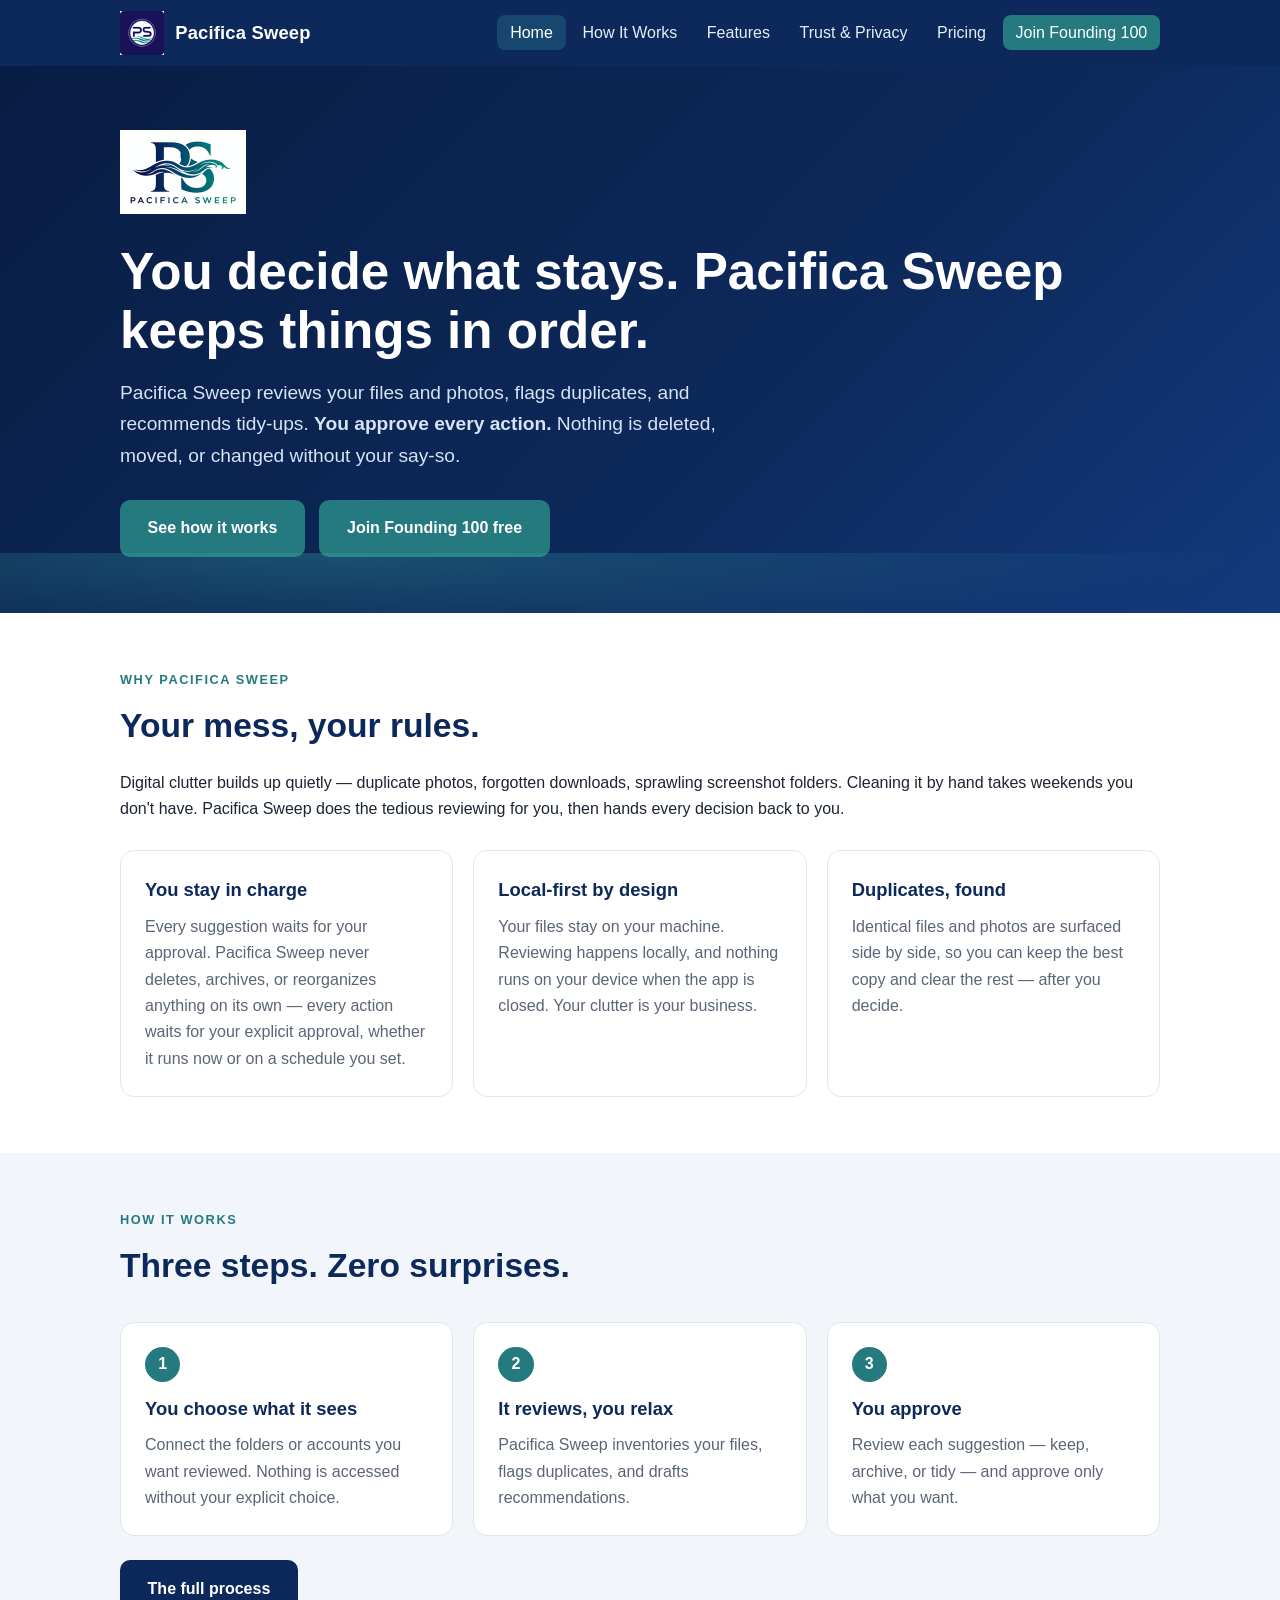
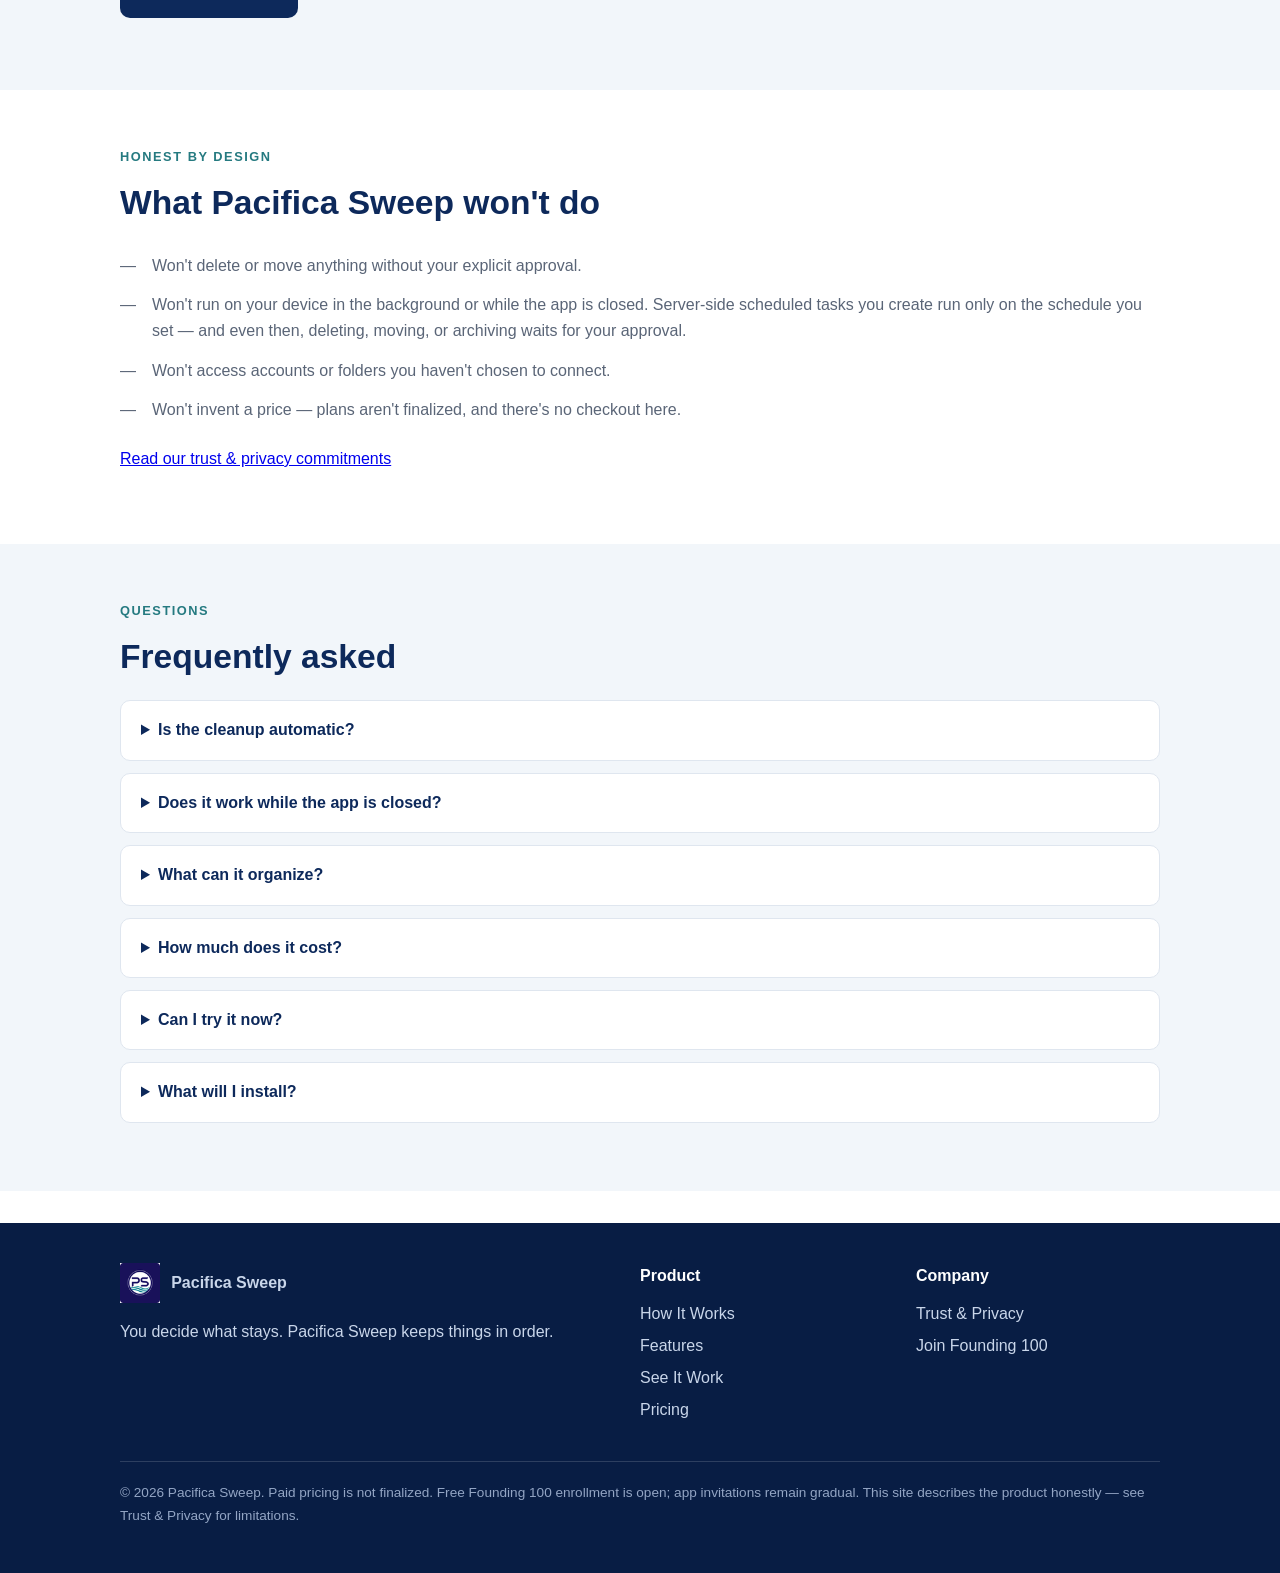
<file: index.html>
<!DOCTYPE html>
<html lang="en">
<head>
<meta charset="utf-8">
<title>Pacifica Sweep</title>
<meta name="robots" content="noindex">
<link rel="canonical" href="https://jkerrigan1988-design.github.io/site">
<meta http-equiv="refresh" content="0; url=/site/">
</head>
<body>
<p><a href="/site/">Pacifica Sweep</a></p>
</body>
</html>
</file>
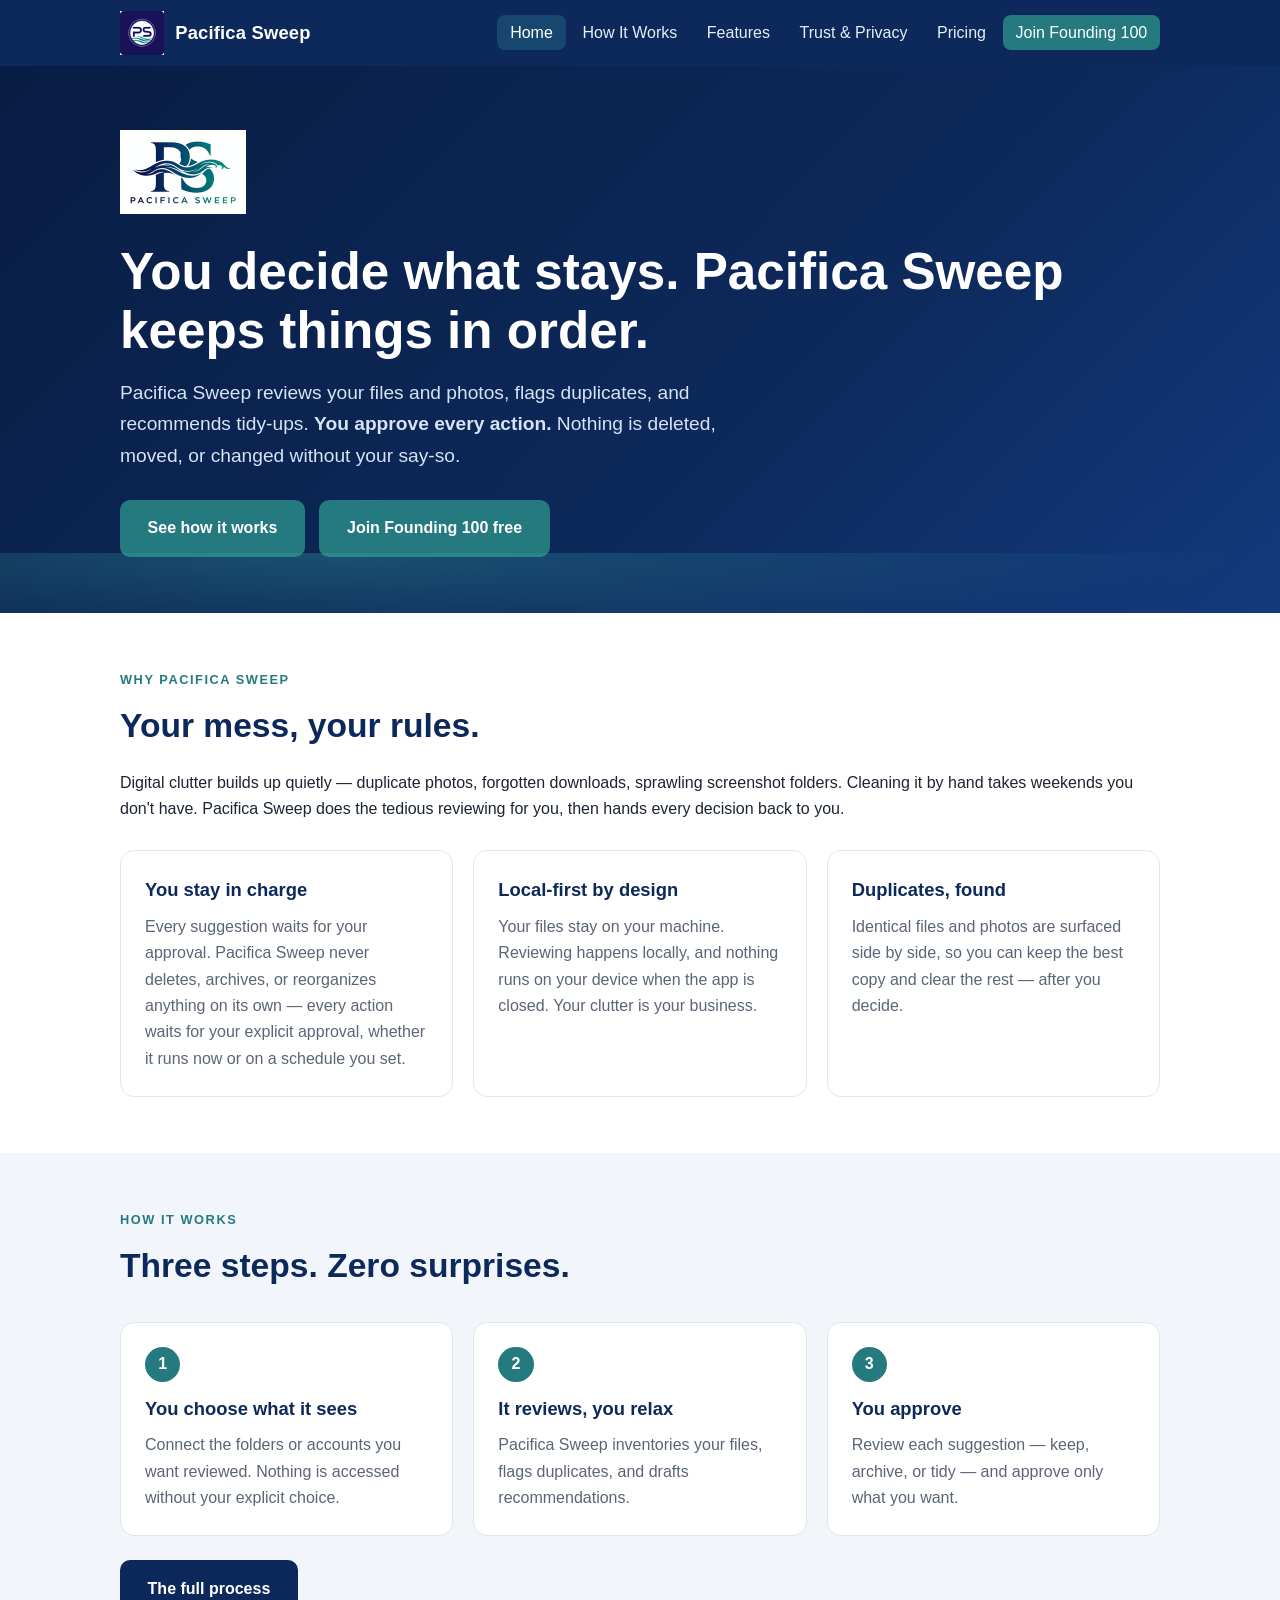
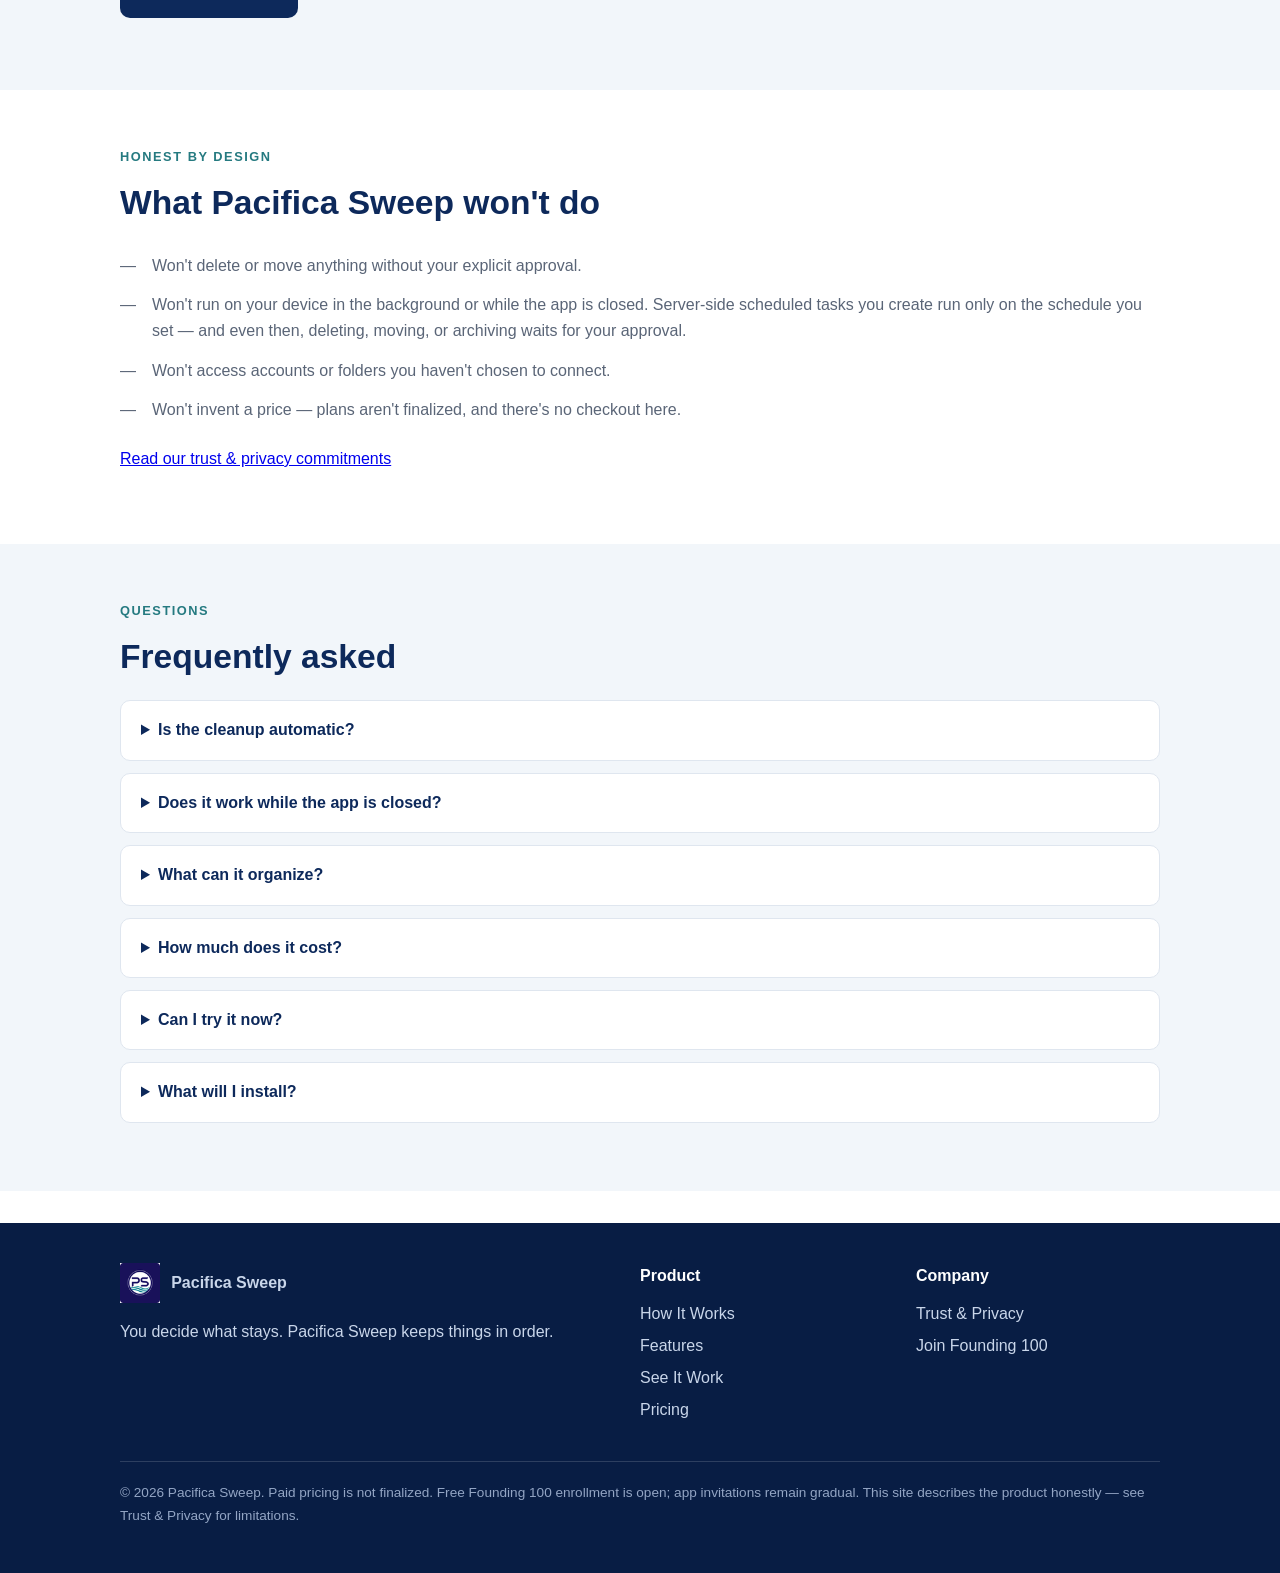
<file: site/index.html>
<!DOCTYPE html>
<html lang="en">
<head>
<meta charset="utf-8">
<meta name="viewport" content="width=device-width, initial-scale=1">
<title>Pacifica Sweep — You decide what stays</title>
<meta name="description" content="Pacifica Sweep reviews your files and photos, flags duplicates, and recommends tidy-ups. You approve every action. Nothing is deleted or moved without your say-so.">
<meta property="og:title" content="Pacifica Sweep — You decide what stays">
<meta property="og:description" content="Review, recommendations, and organization you approve. Nothing automatic. Nothing hidden.">
<meta property="og:type" content="website">
<meta property="og:url" content="https://jkerrigan1988-design.github.io/site">
<meta property="og:image" content="https://jkerrigan1988-design.github.io/site/assets/logo.png">
<meta property="og:image:alt" content="Pacifica Sweep logo">
<link rel="canonical" href="https://jkerrigan1988-design.github.io/site">
<meta name="twitter:card" content="summary">
<link rel="icon" type="image/png" href="/site/assets/icon-64.png">
<link rel="apple-touch-icon" href="/site/assets/icon-180.png">
<link rel="stylesheet" href="/site/styles.css">
</head>
<body>
<a class="skip-link" href="#main">Skip to content</a>

<header class="site-header">
  <div class="header-inner">
    <a class="brand" href="/site" aria-label="Pacifica Sweep home">
      <img src="/site/assets/icon-64.png" alt="" width="44" height="44">
      <span class="brand-name">Pacifica Sweep</span>
    </a>
    <button class="nav-toggle" data-nav-toggle aria-expanded="false" aria-controls="site-nav">Menu</button>
    <nav class="site-nav" data-site-nav id="site-nav" aria-label="Primary">
      <ul>
        <li><a href="/site" aria-current="page">Home</a></li>
        <li><a href="/site/how-it-works">How It Works</a></li>
        <li><a href="/site/features">Features</a></li>
        <li><a href="/site/trust-privacy">Trust &amp; Privacy</a></li>
        <li><a href="/site/pricing">Pricing</a></li>
        <li><a href="/site/founding-100" class="nav-cta">Join Founding 100</a></li>
      </ul>
    </nav>
  </div>
</header>

<main id="main">
  <section class="hero">
    <div class="wrap">
      <img class="hero-logo" src="/site/assets/logo-hero.png" alt="Pacifica Sweep logo" width="252" height="168">
      <h1>You decide what stays. Pacifica Sweep keeps things in order.</h1>
      <p class="lede">Pacifica Sweep reviews your files and photos, flags duplicates, and recommends tidy-ups. <strong>You approve every action.</strong> Nothing is deleted, moved, or changed without your say-so.</p>
      <div class="btn-row">
        <a class="btn btn-primary" href="/site/how-it-works">See how it works</a>
        <a class="btn btn-primary" href="/site/founding-100">Join Founding 100 free</a>
      </div>
    </div>
  </section>

  <section class="section">
    <div class="wrap">
      <p class="kicker">Why Pacifica Sweep</p>
      <h2>Your mess, your rules.</h2>
      <p>Digital clutter builds up quietly — duplicate photos, forgotten downloads, sprawling screenshot folders. Cleaning it by hand takes weekends you don't have. Pacifica Sweep does the tedious reviewing for you, then hands every decision back to you.</p>
      <div class="grid-3">
        <div class="card">
          <h3>You stay in charge</h3>
          <p>Every suggestion waits for your approval. Pacifica Sweep never deletes, archives, or reorganizes anything on its own — every action waits for your explicit approval, whether it runs now or on a schedule you set.</p>
        </div>
        <div class="card">
          <h3>Local-first by design</h3>
          <p>Your files stay on your machine. Reviewing happens locally, and nothing runs on your device when the app is closed. Your clutter is your business.</p>
        </div>
        <div class="card">
          <h3>Duplicates, found</h3>
          <p>Identical files and photos are surfaced side by side, so you can keep the best copy and clear the rest — after you decide.</p>
        </div>
      </div>
    </div>
  </section>

  <section class="section section-soft">
    <div class="wrap">
      <p class="kicker">How it works</p>
      <h2>Three steps. Zero surprises.</h2>
      <div class="grid-3">
        <div class="card"><span class="step-num">1</span><h3>You choose what it sees</h3><p>Connect the folders or accounts you want reviewed. Nothing is accessed without your explicit choice.</p></div>
        <div class="card"><span class="step-num">2</span><h3>It reviews, you relax</h3><p>Pacifica Sweep inventories your files, flags duplicates, and drafts recommendations.</p></div>
        <div class="card"><span class="step-num">3</span><h3>You approve</h3><p>Review each suggestion — keep, archive, or tidy — and approve only what you want.</p></div>
      </div>
      <p style="margin-top:1.5rem"><a class="btn btn-navy" href="/site/how-it-works">The full process</a></p>
    </div>
  </section>

  <section class="section">
    <div class="wrap">
      <p class="kicker">Honest by design</p>
      <h2>What Pacifica Sweep won't do</h2>
      <ul class="x-list">
        <li>Won't delete or move anything without your explicit approval.</li>
        <li>Won't run on your device in the background or while the app is closed. Server-side scheduled tasks you create run only on the schedule you set — and even then, deleting, moving, or archiving waits for your approval.</li>
        <li>Won't access accounts or folders you haven't chosen to connect.</li>
        <li>Won't invent a price — plans aren't finalized, and there's no checkout here.</li>
      </ul>
      <p><a href="/site/trust-privacy">Read our trust &amp; privacy commitments</a></p>
    </div>
  </section>

  <section class="section section-soft faq">
    <div class="wrap">
      <p class="kicker">Questions</p>
      <h2>Frequently asked</h2>
      <details>
        <summary>Is the cleanup automatic?</summary>
        <p>No. Pacifica Sweep prepares recommendations; every action waits for your approval. There is no mode where it acts on its own.</p>
      </details>
      <details>
        <summary>Does it work while the app is closed?</summary>
        <p>The app doesn't run while it's closed on your device. If you connect to the platform and schedule maintenance, those tasks run on the server on the schedule you set — each run drafts recommendations, and deleting, moving, or archiving still waits for your approval. You can see and stop them anytime in Tasks.</p>
      </details>
      <details>
        <summary>What can it organize?</summary>
        <p>Files and photos from sources you explicitly connect. It reviews and recommends — you decide.</p>
      </details>
      <details>
        <summary>How much does it cost?</summary>
        <p>Pricing isn't finalized yet. There are no charges, trials, or checkout on this site — <a href="/site/pricing">see the pricing page</a> for the honest status.</p>
      </details>
      <details>
        <summary>Can I try it now?</summary>
        <p>Free <a href="/site/founding-100">Founding 100 enrollment</a> is open now. App accounts are invited gradually as testing completes; enrolling is not instant app access.</p>
      </details>
      <details>
        <summary>What will I install?</summary>
        <p>Nothing today — the product is in controlled testing. When early access opens, it'll be a straightforward download that runs on your own machine; your files stay with you.</p>
      </details>
    </div>
  </section>
</main>

<footer class="site-footer">
  <div class="wrap">
    <div class="footer-grid">
      <div>
        <div class="footer-brand">
          <img src="/site/assets/icon-64.png" alt="" width="40" height="40">
          <strong>Pacifica Sweep</strong>
        </div>
        <p>You decide what stays. Pacifica Sweep keeps things in order.</p>
      </div>
      <div>
        <h3>Product</h3>
        <ul>
          <li><a href="/site/how-it-works">How It Works</a></li>
          <li><a href="/site/features">Features</a></li>
          <li><a href="/site/demo">See It Work</a></li>
          <li><a href="/site/pricing">Pricing</a></li>
        </ul>
      </div>
      <div>
        <h3>Company</h3>
        <ul>
          <li><a href="/site/trust-privacy">Trust &amp; Privacy</a></li>
          <li><a href="/site/founding-100">Join Founding 100</a></li>
        </ul>
      </div>
    </div>
    <p class="footer-note">© <span data-year>2026</span> Pacifica Sweep. Paid pricing is not finalized. Free Founding 100 enrollment is open; app invitations remain gradual. This site describes the product honestly — see Trust &amp; Privacy for limitations.</p>
  </div>
</footer>
<script src="/site/site.js" defer></script>
</body>
</html>
</file>
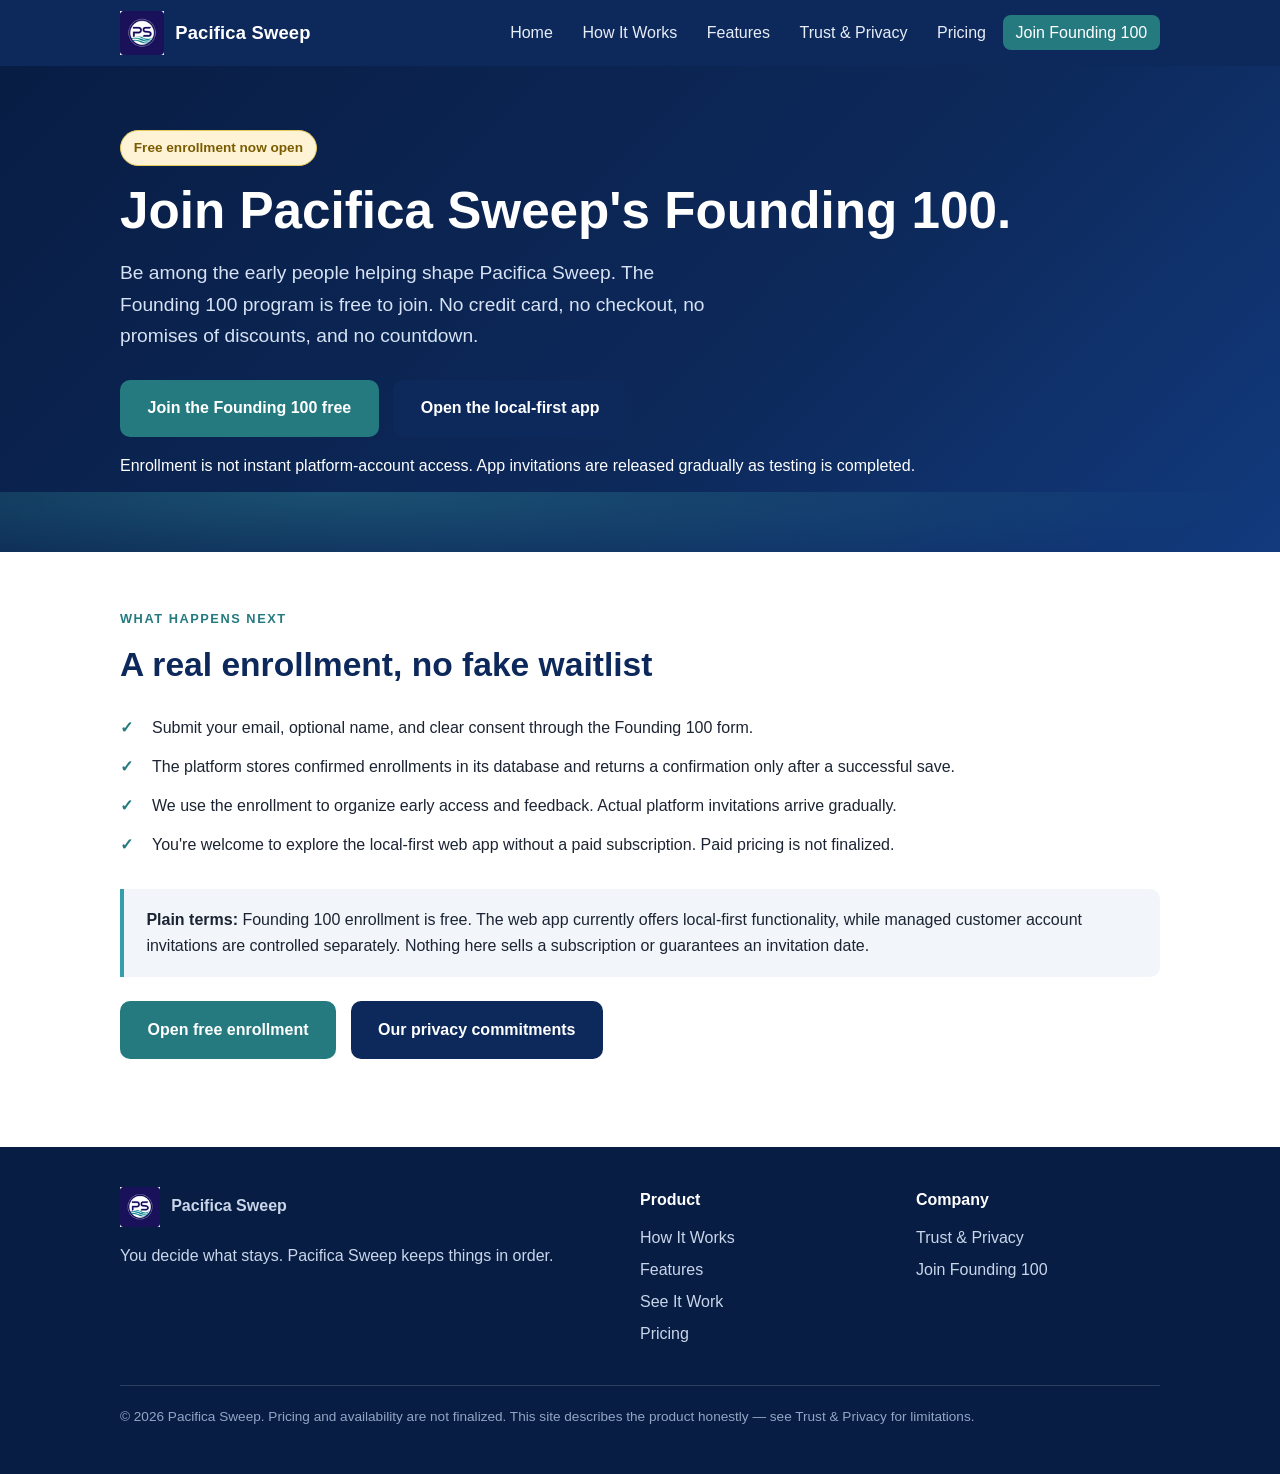
<file: site/contact.html>
<!DOCTYPE html>
<html lang="en">
<head>
<meta charset="utf-8">
<meta name="viewport" content="width=device-width, initial-scale=1">
<title>Early Access — Pacifica Sweep</title>
<meta name="description" content="Free Pacifica Sweep Founding 100 enrollment is now open. Managed app accounts are invited gradually; no payment is required.">
<meta property="og:title" content="Early Access — Pacifica Sweep">
<meta property="og:description" content="Free Founding 100 enrollment is open. No checkout; app invitations are gradual.">
<meta property="og:type" content="website">
<meta property="og:url" content="https://jkerrigan1988-design.github.io/site/contact">
<meta property="og:image" content="https://jkerrigan1988-design.github.io/site/assets/logo.png">
<meta property="og:image:alt" content="Pacifica Sweep logo">
<link rel="canonical" href="https://jkerrigan1988-design.github.io/site/contact">
<meta name="twitter:card" content="summary">
<link rel="icon" type="image/png" href="/site/assets/icon-64.png">
<link rel="apple-touch-icon" href="/site/assets/icon-180.png">
<link rel="stylesheet" href="/site/styles.css">
</head>
<body>
<a class="skip-link" href="#main">Skip to content</a>

<header class="site-header">
  <div class="header-inner">
    <a class="brand" href="/site" aria-label="Pacifica Sweep home">
      <img src="/site/assets/icon-64.png" alt="" width="44" height="44">
      <span class="brand-name">Pacifica Sweep</span>
    </a>
    <button class="nav-toggle" data-nav-toggle aria-expanded="false" aria-controls="site-nav">Menu</button>
    <nav class="site-nav" data-site-nav id="site-nav" aria-label="Primary">
      <ul>
        <li><a href="/site">Home</a></li>
        <li><a href="/site/how-it-works">How It Works</a></li>
        <li><a href="/site/features">Features</a></li>
        <li><a href="/site/trust-privacy">Trust &amp; Privacy</a></li>
        <li><a href="/site/pricing">Pricing</a></li>
        <li><a href="/site/founding-100" class="nav-cta">Join Founding 100</a></li>
      </ul>
    </nav>
  </div>
</header>

<main id="main">
  <section class="hero">
    <div class="wrap">
      <span class="coming-soon">Free enrollment now open</span>
      <h1>Join Pacifica Sweep's Founding 100.</h1>
      <p class="lede">Be among the early people helping shape Pacifica Sweep. The Founding 100 program is free to join. No credit card, no checkout, no promises of discounts, and no countdown.</p>
      <div class="btn-row">
        <a class="btn btn-primary" href="/site/founding-100">Join the Founding 100 free</a>
        <a class="btn btn-navy" href="https://kbl-api-production.up.railway.app/">Open the local-first app</a>
      </div>
      <p>Enrollment is not instant platform-account access. App invitations are released gradually as testing is completed.</p>
    </div>
  </section>
  <section class="section">
    <div class="wrap">
      <p class="kicker">What happens next</p>
      <h2>A real enrollment, no fake waitlist</h2>
      <ul class="check-list">
        <li>Submit your email, optional name, and clear consent through the Founding 100 form.</li>
        <li>The platform stores confirmed enrollments in its database and returns a confirmation only after a successful save.</li>
        <li>We use the enrollment to organize early access and feedback. Actual platform invitations arrive gradually.</li>
        <li>You're welcome to explore the local-first web app without a paid subscription. Paid pricing is not finalized.</li>
      </ul>
      <div class="callout" role="note">
        <p><strong>Plain terms:</strong> Founding 100 enrollment is free. The web app currently offers local-first functionality, while managed customer account invitations are controlled separately. Nothing here sells a subscription or guarantees an invitation date.</p>
      </div>
      <div class="btn-row" style="margin-top:1.5rem">
        <a class="btn btn-primary" href="/site/founding-100">Open free enrollment</a>
        <a class="btn btn-navy" href="/site/trust-privacy">Our privacy commitments</a>
      </div>
    </div>
  </section>
</main>

<footer class="site-footer">
  <div class="wrap">
    <div class="footer-grid">
      <div>
        <div class="footer-brand">
          <img src="/site/assets/icon-64.png" alt="" width="40" height="40">
          <strong>Pacifica Sweep</strong>
        </div>
        <p>You decide what stays. Pacifica Sweep keeps things in order.</p>
      </div>
      <div>
        <h3>Product</h3>
        <ul>
          <li><a href="/site/how-it-works">How It Works</a></li>
          <li><a href="/site/features">Features</a></li>
          <li><a href="/site/demo">See It Work</a></li>
          <li><a href="/site/pricing">Pricing</a></li>
        </ul>
      </div>
      <div>
        <h3>Company</h3>
        <ul>
          <li><a href="/site/trust-privacy">Trust &amp; Privacy</a></li>
          <li><a href="/site/founding-100">Join Founding 100</a></li>
        </ul>
      </div>
    </div>
    <p class="footer-note">© <span data-year>2026</span> Pacifica Sweep. Pricing and availability are not finalized. This site describes the product honestly — see Trust &amp; Privacy for limitations.</p>
  </div>
</footer>
<script src="/site/site.js" defer></script>
</body>
</html>
</file>
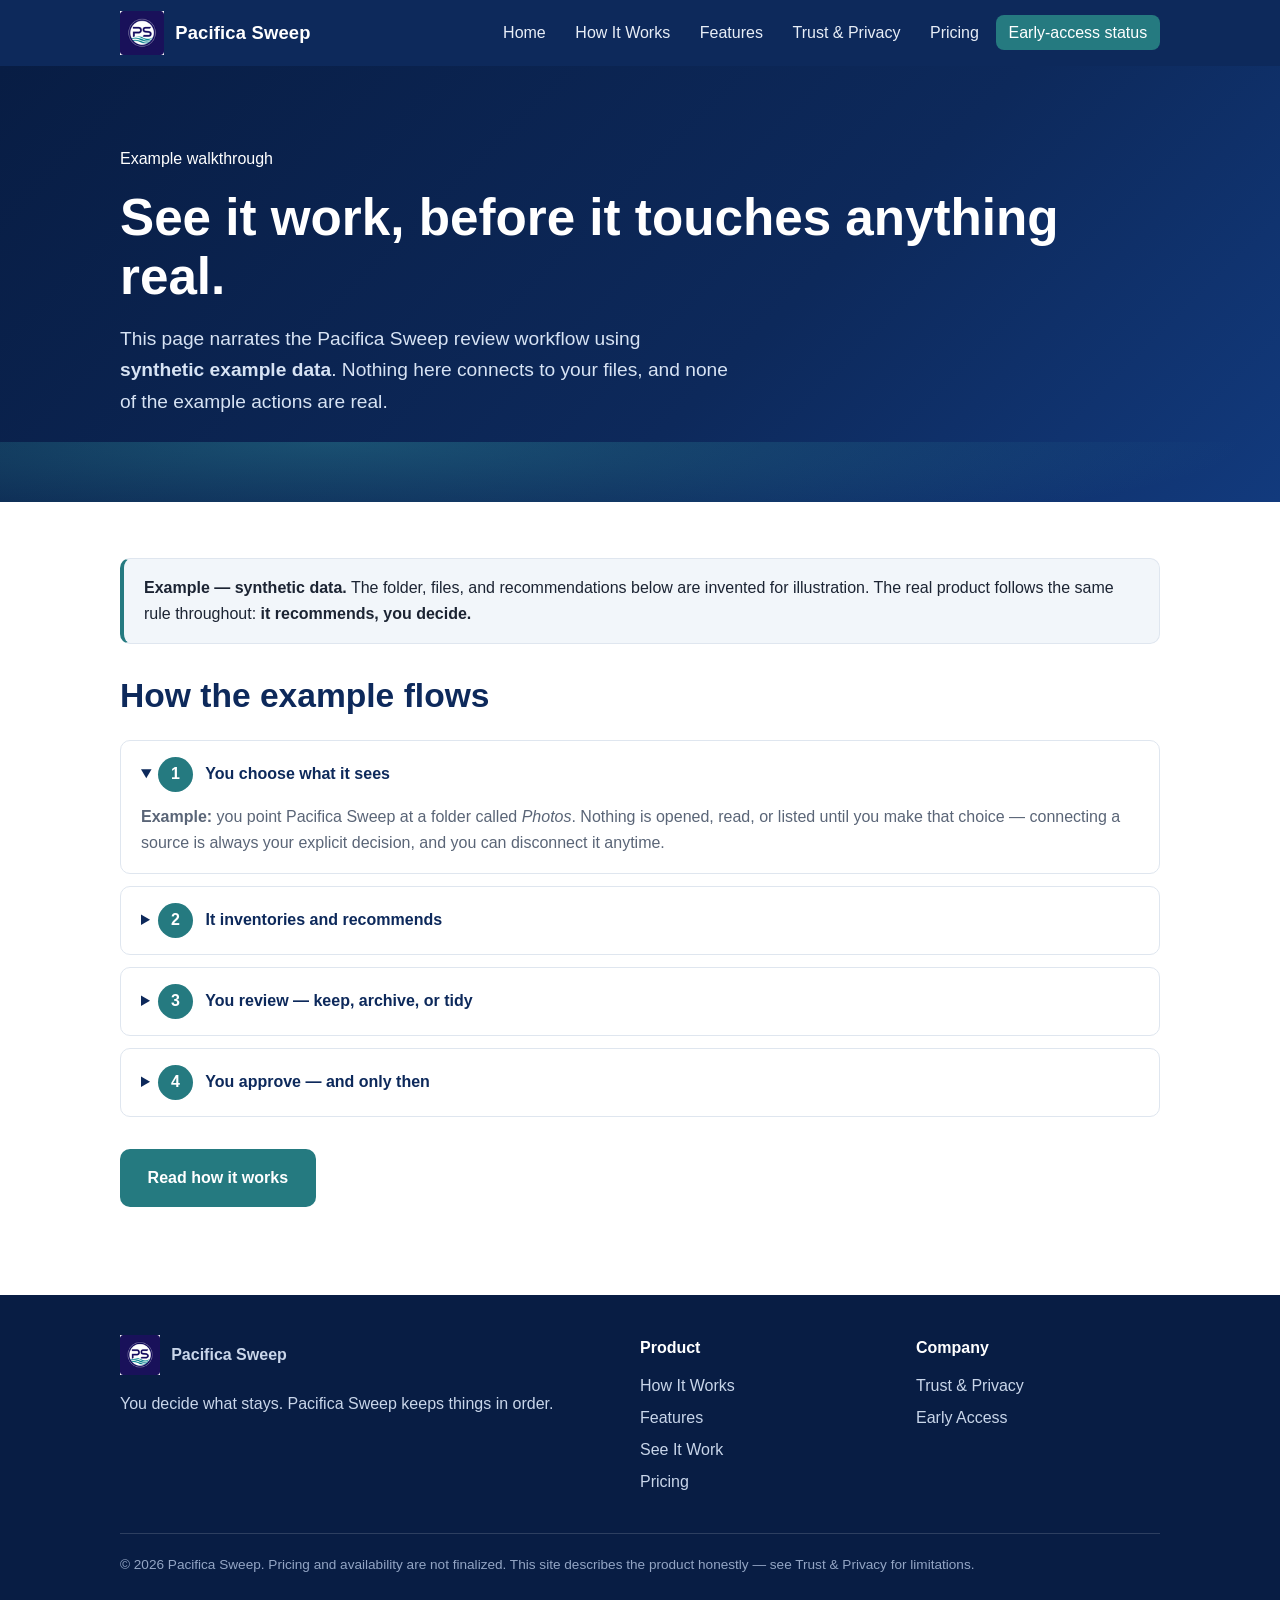
<file: site/demo.html>
<!DOCTYPE html>
<html lang="en">
<head>
<meta charset="utf-8">
<meta name="viewport" content="width=device-width, initial-scale=1">
<title>See It Work — Pacifica Sweep</title>
<meta name="description" content="An example walkthrough of Pacifica Sweep's review-first workflow with synthetic data: you choose what it reviews, it recommends, you approve every action.">
<meta property="og:title" content="See It Work — Pacifica Sweep">
<meta property="og:description" content="A labeled example of the Pacifica Sweep review workflow. Synthetic data — nothing here touches real files.">
<meta property="og:type" content="website">
<meta property="og:url" content="https://jkerrigan1988-design.github.io/site/demo">
<meta property="og:image" content="https://jkerrigan1988-design.github.io/site/assets/logo.png">
<meta property="og:image:alt" content="Pacifica Sweep logo">
<link rel="canonical" href="https://jkerrigan1988-design.github.io/site/demo">
<meta name="twitter:card" content="summary">
<link rel="icon" type="image/png" href="/site/assets/icon-64.png">
<link rel="apple-touch-icon" href="/site/assets/icon-180.png">
<link rel="stylesheet" href="/site/styles.css">
</head>
<body>
<a class="skip-link" href="#main">Skip to content</a>

<header class="site-header">
  <div class="header-inner">
    <a class="brand" href="/site" aria-label="Pacifica Sweep home">
      <img src="/site/assets/icon-64.png" alt="" width="44" height="44">
      <span class="brand-name">Pacifica Sweep</span>
    </a>
    <button class="nav-toggle" data-nav-toggle aria-expanded="false" aria-controls="site-nav">Menu</button>
    <nav class="site-nav" data-site-nav id="site-nav" aria-label="Primary">
      <ul>
        <li><a href="/site">Home</a></li>
        <li><a href="/site/how-it-works">How It Works</a></li>
        <li><a href="/site/features">Features</a></li>
        <li><a href="/site/trust-privacy">Trust &amp; Privacy</a></li>
        <li><a href="/site/pricing">Pricing</a></li>
        <li><a href="/site/contact" class="nav-cta">Early-access status</a></li>
      </ul>
    </nav>
  </div>
</header>

<main id="main">
  <section class="hero">
    <div class="wrap">
      <p class="kicker">Example walkthrough</p>
      <h1>See it work, before it touches anything real.</h1>
      <p class="lede">This page narrates the Pacifica Sweep review workflow using <strong>synthetic example data</strong>. Nothing here connects to your files, and none of the example actions are real.</p>
    </div>
  </section>

  <section class="section">
    <div class="wrap">
      <div class="example-notice" role="note" aria-label="Synthetic example notice">
        <p><strong>Example — synthetic data.</strong> The folder, files, and recommendations below are invented for illustration. The real product follows the same rule throughout: <strong>it recommends, you decide.</strong></p>
      </div>

      <h2>How the example flows</h2>
      <div class="faq">
        <details open>
          <summary><span class="step-num">1</span> You choose what it sees</summary>
          <p><strong>Example:</strong> you point Pacifica Sweep at a folder called <em>Photos</em>. Nothing is opened, read, or listed until you make that choice — connecting a source is always your explicit decision, and you can disconnect it anytime.</p>
        </details>
        <details>
          <summary><span class="step-num">2</span> It inventories and recommends</summary>
          <p><strong>Example findings</strong> from the synthetic folder. Duplicate detection compares exact file contents, so only byte-identical files are grouped — nothing is guessed:</p>
          <ul class="finding-list">
            <li><strong>beach-IMG_2041.jpg</strong> and <strong>beach-IMG_2041-copy.jpg</strong> — identical contents. Recommendation: archive one copy. <em>You pick which.</em></li>
            <li><strong>old-installer.dmg</strong> — listed for your review with only a low-confidence keep suggestion. <em>Your call.</em></li>
            <li><strong>Taxes-2024.pdf</strong> — you marked this Keep earlier, so it is protected: any future suggestion for it stays pinned to Keep, and only your explicit action can change it. <em>Protected stays protected.</em></li>
          </ul>
        </details>
        <details>
          <summary><span class="step-num">3</span> You review — keep, archive, or tidy</summary>
          <p><strong>Example:</strong> in your review queue, each suggestion waits for you. You keep the sharper beach photo, archive the duplicate, and leave the installer alone. Marking something <strong>Keep</strong> protects it from being suggested again. Nothing expires and nothing is auto-approved while you think it over.</p>
        </details>
        <details>
          <summary><span class="step-num">4</span> You approve — and only then</summary>
          <p><strong>Example:</strong> you approve archiving one duplicate. Only that approved action runs — whether it runs now or on a schedule you set. Pacifica Sweep never deletes, moves, or reorganizes anything without your explicit approval, and nothing runs in the background on your device.</p>
        </details>
      </div>

      <div class="btn-row" style="margin-top:2rem">
        <a class="btn btn-primary" href="/site/how-it-works">Read how it works</a>
        <a class="btn btn-ghost" href="/site/contact">Early-access status</a>
      </div>
    </div>
  </section>
</main>

<footer class="site-footer">
  <div class="wrap">
    <div class="footer-grid">
      <div>
        <div class="footer-brand">
          <img src="/site/assets/icon-64.png" alt="" width="40" height="40">
          <strong>Pacifica Sweep</strong>
        </div>
        <p>You decide what stays. Pacifica Sweep keeps things in order.</p>
      </div>
      <div>
        <h3>Product</h3>
        <ul>
          <li><a href="/site/how-it-works">How It Works</a></li>
          <li><a href="/site/features">Features</a></li>
          <li><a href="/site/demo" aria-current="page">See It Work</a></li>
          <li><a href="/site/pricing">Pricing</a></li>
        </ul>
      </div>
      <div>
        <h3>Company</h3>
        <ul>
          <li><a href="/site/trust-privacy">Trust &amp; Privacy</a></li>
          <li><a href="/site/contact">Early Access</a></li>
        </ul>
      </div>
    </div>
    <p class="footer-note">© <span data-year>2026</span> Pacifica Sweep. Pricing and availability are not finalized. This site describes the product honestly — see Trust &amp; Privacy for limitations.</p>
  </div>
</footer>
<script src="/site/site.js" defer></script>
</body>
</html>
</file>
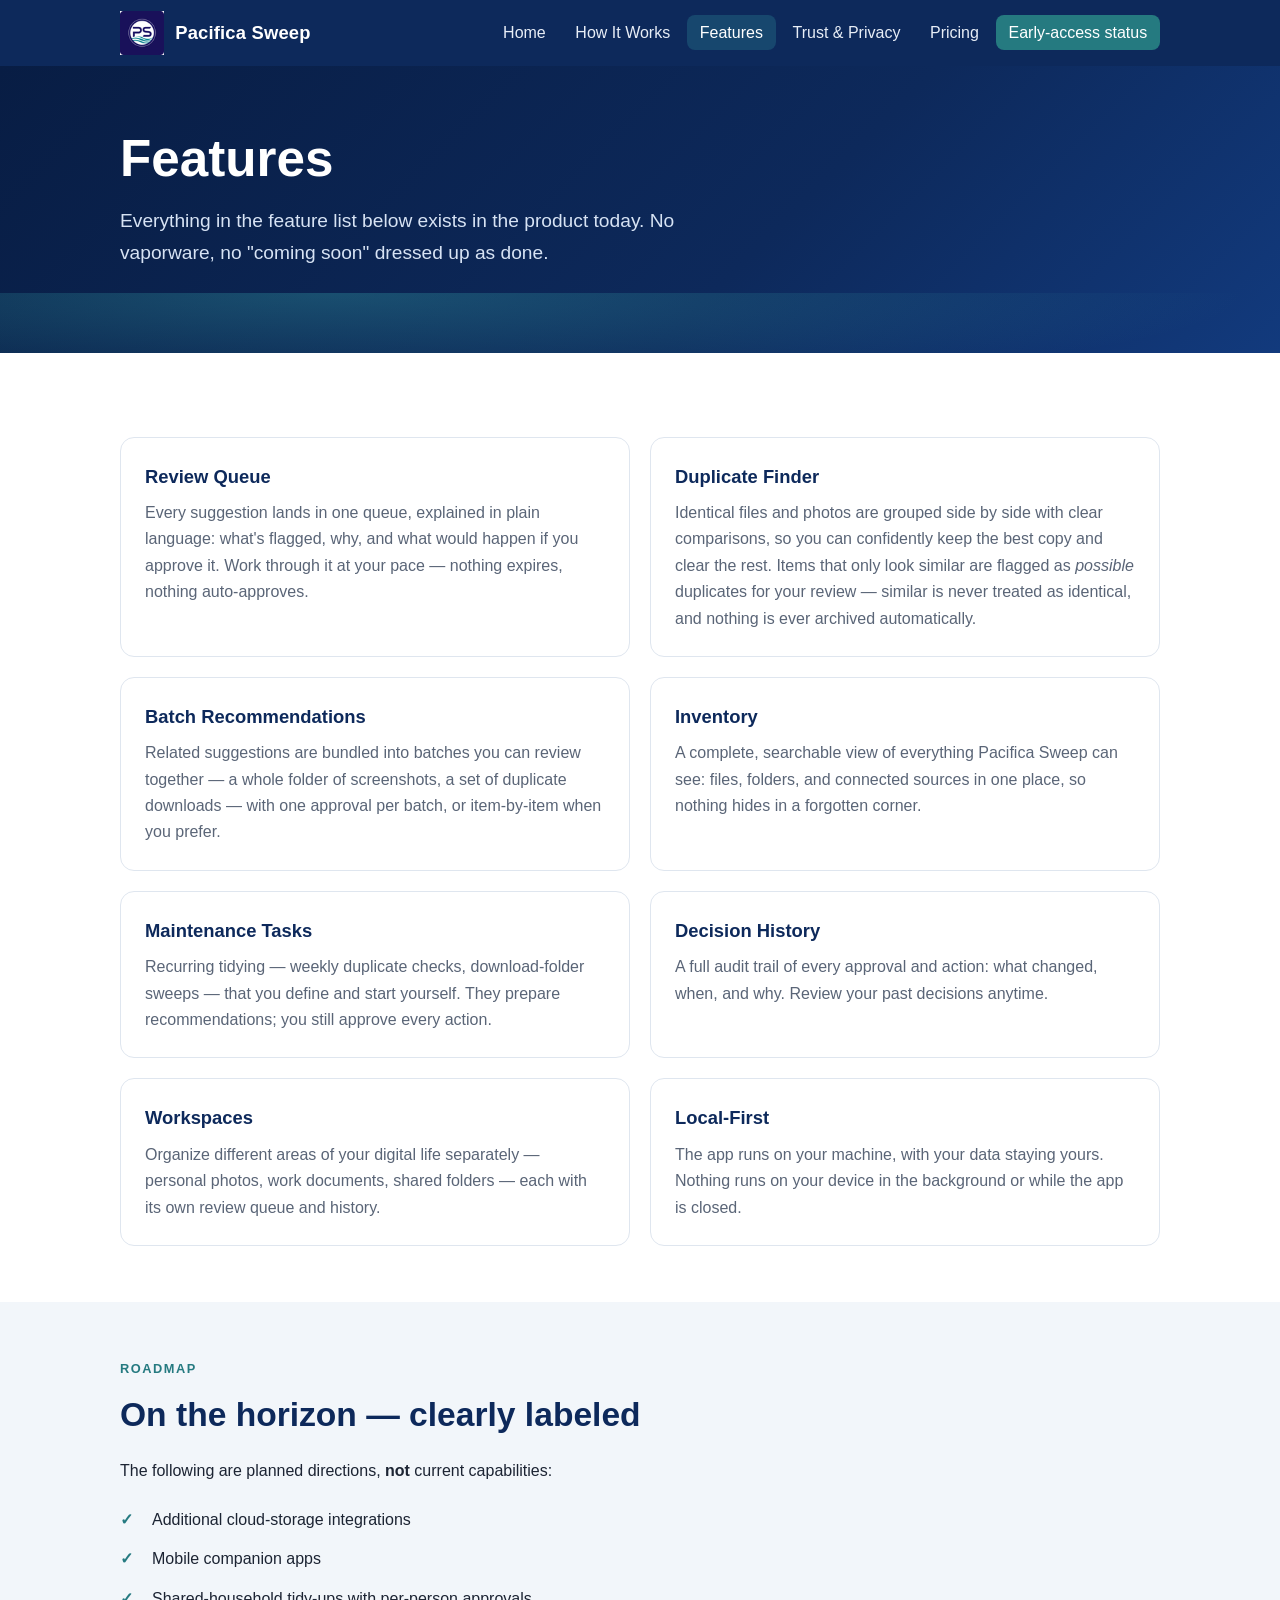
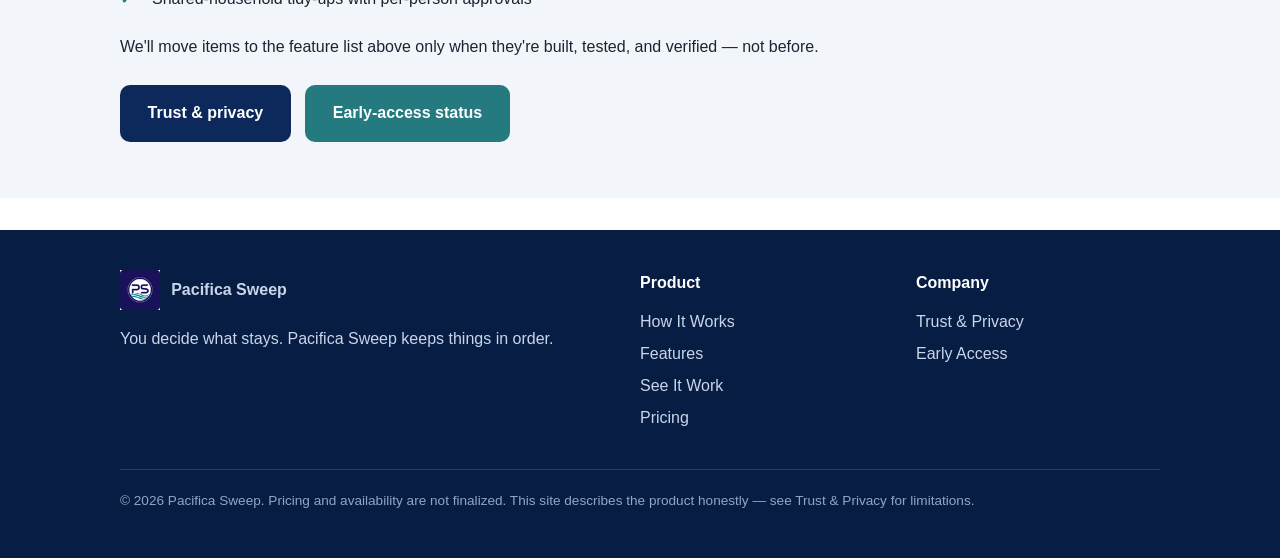
<file: site/features.html>
<!DOCTYPE html>
<html lang="en">
<head>
<meta charset="utf-8">
<meta name="viewport" content="width=device-width, initial-scale=1">
<title>Features — Pacifica Sweep</title>
<meta name="description" content="Pacifica Sweep features: review queue, duplicate finder, batch recommendations, inventory, maintenance tasks, decision history. Real capabilities, honestly described.">
<meta property="og:title" content="Features — Pacifica Sweep">
<meta property="og:description" content="Real capabilities, honestly described. Everything in the feature list below exists in the product today.">
<meta property="og:type" content="website">
<meta property="og:url" content="https://jkerrigan1988-design.github.io/site/features">
<meta property="og:image" content="https://jkerrigan1988-design.github.io/site/assets/logo.png">
<meta property="og:image:alt" content="Pacifica Sweep logo">
<link rel="canonical" href="https://jkerrigan1988-design.github.io/site/features">
<meta name="twitter:card" content="summary">
<link rel="icon" type="image/png" href="/site/assets/icon-64.png">
<link rel="apple-touch-icon" href="/site/assets/icon-180.png">
<link rel="stylesheet" href="/site/styles.css">
</head>
<body>
<a class="skip-link" href="#main">Skip to content</a>

<header class="site-header">
  <div class="header-inner">
    <a class="brand" href="/site" aria-label="Pacifica Sweep home">
      <img src="/site/assets/icon-64.png" alt="" width="44" height="44">
      <span class="brand-name">Pacifica Sweep</span>
    </a>
    <button class="nav-toggle" data-nav-toggle aria-expanded="false" aria-controls="site-nav">Menu</button>
    <nav class="site-nav" data-site-nav id="site-nav" aria-label="Primary">
      <ul>
        <li><a href="/site">Home</a></li>
        <li><a href="/site/how-it-works">How It Works</a></li>
        <li><a href="/site/features" aria-current="page">Features</a></li>
        <li><a href="/site/trust-privacy">Trust &amp; Privacy</a></li>
        <li><a href="/site/pricing">Pricing</a></li>
        <li><a href="/site/contact" class="nav-cta">Early-access status</a></li>
      </ul>
    </nav>
  </div>
</header>

<main id="main">
  <section class="hero">
    <div class="wrap">
      <h1>Features</h1>
      <p class="lede">Everything in the feature list below exists in the product today. No vaporware, no "coming soon" dressed up as done.</p>
    </div>
  </section>

  <section class="section">
    <div class="wrap">
      <div class="grid-2">
        <div class="card">
          <h2>Review Queue</h2>
          <p>Every suggestion lands in one queue, explained in plain language: what's flagged, why, and what would happen if you approve it. Work through it at your pace — nothing expires, nothing auto-approves.</p>
        </div>
        <div class="card">
          <h2>Duplicate Finder</h2>
          <p>Identical files and photos are grouped side by side with clear comparisons, so you can confidently keep the best copy and clear the rest. Items that only look similar are flagged as <em>possible</em> duplicates for your review — similar is never treated as identical, and nothing is ever archived automatically.</p>
        </div>
        <div class="card">
          <h2>Batch Recommendations</h2>
          <p>Related suggestions are bundled into batches you can review together — a whole folder of screenshots, a set of duplicate downloads — with one approval per batch, or item-by-item when you prefer.</p>
        </div>
        <div class="card">
          <h2>Inventory</h2>
          <p>A complete, searchable view of everything Pacifica Sweep can see: files, folders, and connected sources in one place, so nothing hides in a forgotten corner.</p>
        </div>
        <div class="card">
          <h2>Maintenance Tasks</h2>
          <p>Recurring tidying — weekly duplicate checks, download-folder sweeps — that you define and start yourself. They prepare recommendations; you still approve every action.</p>
        </div>
        <div class="card">
          <h2>Decision History</h2>
          <p>A full audit trail of every approval and action: what changed, when, and why. Review your past decisions anytime.</p>
        </div>
        <div class="card">
          <h2>Workspaces</h2>
          <p>Organize different areas of your digital life separately — personal photos, work documents, shared folders — each with its own review queue and history.</p>
        </div>
        <div class="card">
          <h2>Local-First</h2>
          <p>The app runs on your machine, with your data staying yours. Nothing runs on your device in the background or while the app is closed.</p>
        </div>
      </div>
    </div>
  </section>

  <section class="section section-soft">
    <div class="wrap">
      <p class="kicker">Roadmap</p>
      <h2>On the horizon — clearly labeled</h2>
      <p>The following are planned directions, <strong>not</strong> current capabilities:</p>
      <ul class="check-list">
        <li>Additional cloud-storage integrations</li>
        <li>Mobile companion apps</li>
        <li>Shared-household tidy-ups with per-person approvals</li>
      </ul>
      <p>We'll move items to the feature list above only when they're built, tested, and verified — not before.</p>
      <div class="btn-row" style="margin-top:1.5rem">
        <a class="btn btn-navy" href="/site/trust-privacy">Trust &amp; privacy</a>
        <a class="btn btn-primary" href="/site/contact">Early-access status</a>
      </div>
    </div>
  </section>
</main>

<footer class="site-footer">
  <div class="wrap">
    <div class="footer-grid">
      <div>
        <div class="footer-brand">
          <img src="/site/assets/icon-64.png" alt="" width="40" height="40">
          <strong>Pacifica Sweep</strong>
        </div>
        <p>You decide what stays. Pacifica Sweep keeps things in order.</p>
      </div>
      <div>
        <h3>Product</h3>
        <ul>
          <li><a href="/site/how-it-works">How It Works</a></li>
          <li><a href="/site/features">Features</a></li>
          <li><a href="/site/demo">See It Work</a></li>
          <li><a href="/site/pricing">Pricing</a></li>
        </ul>
      </div>
      <div>
        <h3>Company</h3>
        <ul>
          <li><a href="/site/trust-privacy">Trust &amp; Privacy</a></li>
          <li><a href="/site/contact">Early Access</a></li>
        </ul>
      </div>
    </div>
    <p class="footer-note">© <span data-year>2026</span> Pacifica Sweep. Pricing and availability are not finalized. This site describes the product honestly — see Trust &amp; Privacy for limitations.</p>
  </div>
</footer>
<script src="/site/site.js" defer></script>
</body>
</html>
</file>
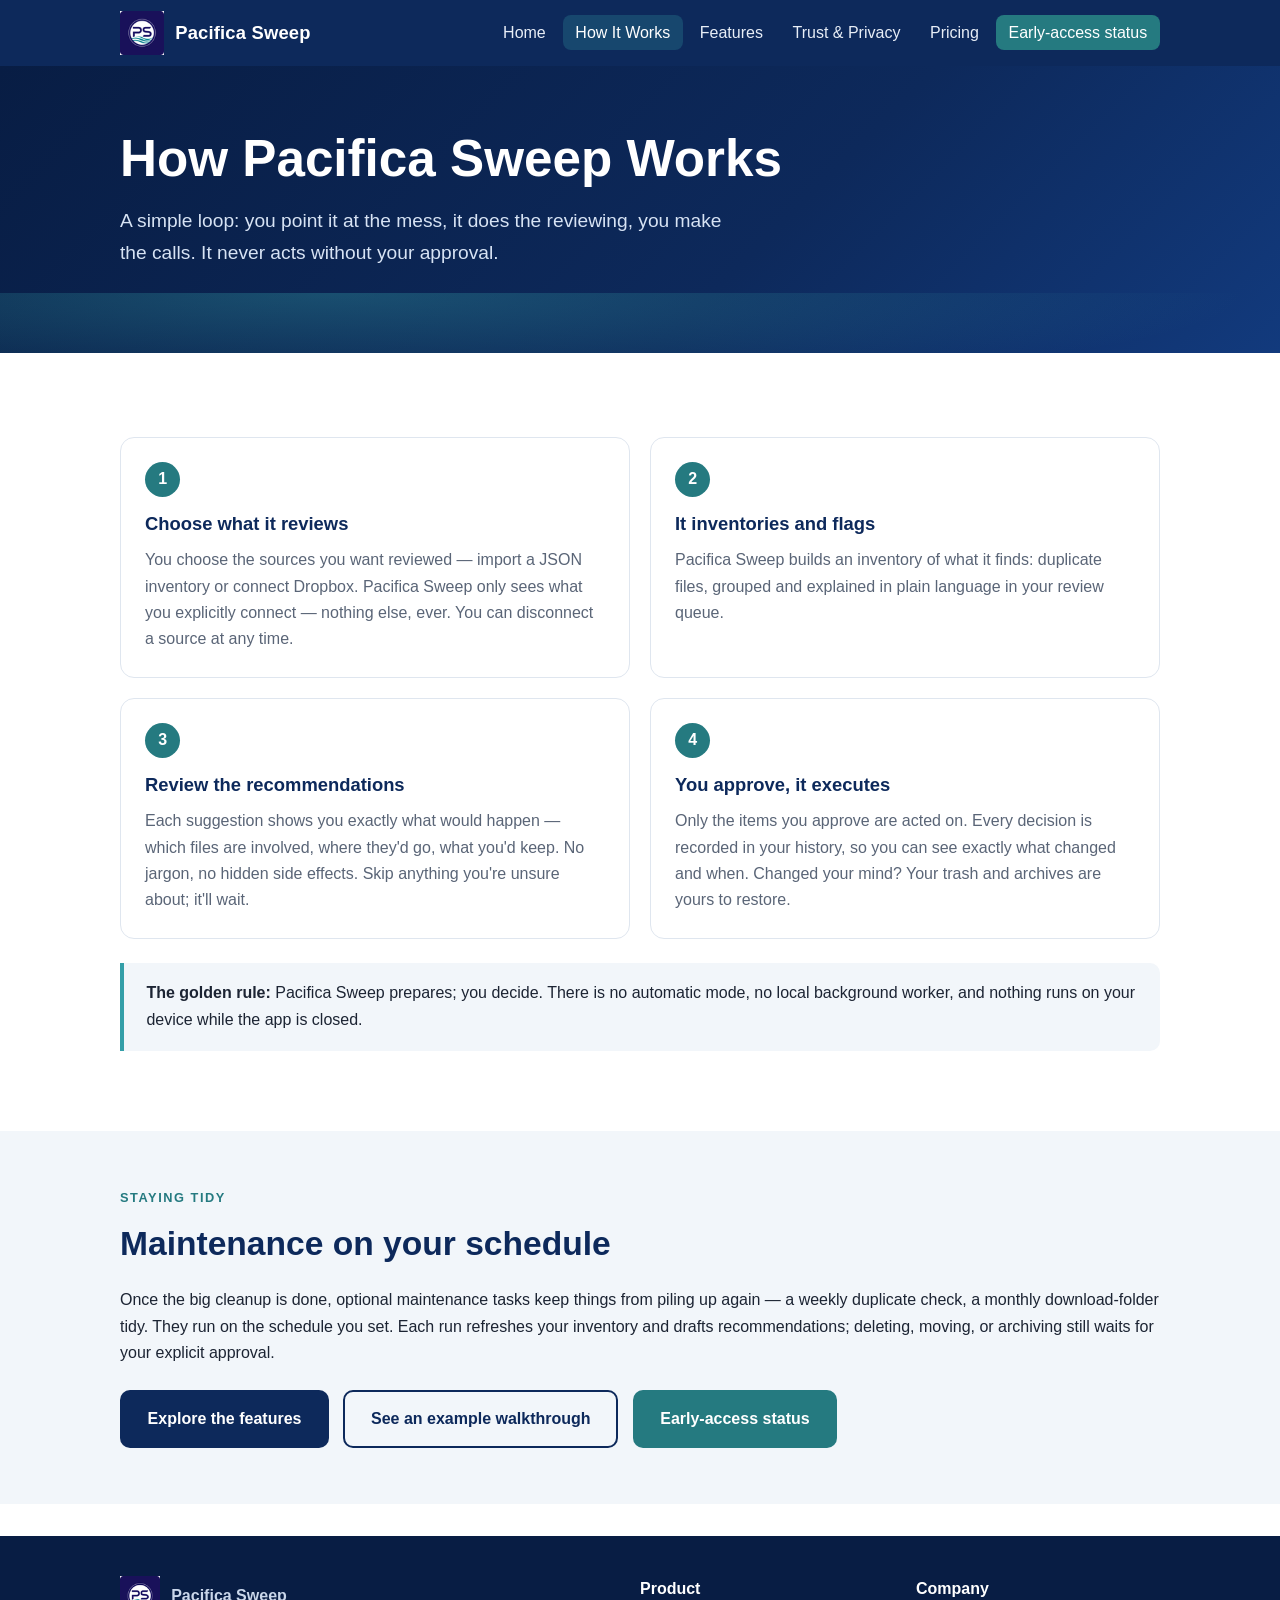
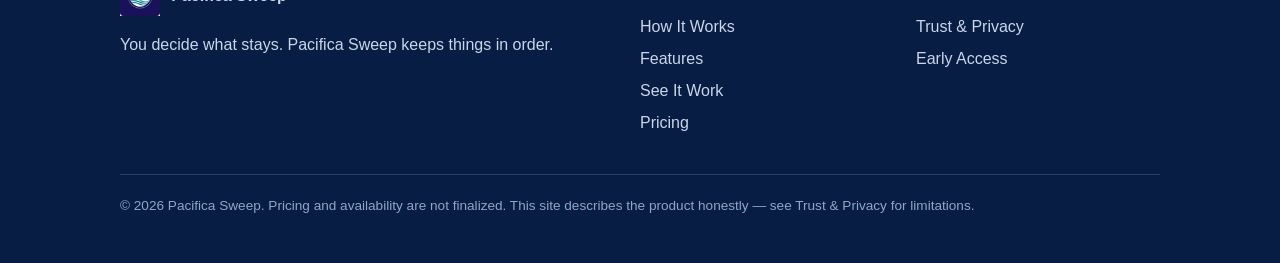
<file: site/how-it-works.html>
<!DOCTYPE html>
<html lang="en">
<head>
<meta charset="utf-8">
<meta name="viewport" content="width=device-width, initial-scale=1">
<title>How It Works — Pacifica Sweep</title>
<meta name="description" content="How Pacifica Sweep works: you choose what it reviews, it flags duplicates and clutter, you approve every action. Nothing automatic, nothing hidden.">
<meta property="og:title" content="How It Works — Pacifica Sweep">
<meta property="og:description" content="You choose what it reviews. It recommends. You approve. Three steps, zero surprises.">
<meta property="og:type" content="website">
<meta property="og:url" content="https://jkerrigan1988-design.github.io/site/how-it-works">
<meta property="og:image" content="https://jkerrigan1988-design.github.io/site/assets/logo.png">
<meta property="og:image:alt" content="Pacifica Sweep logo">
<link rel="canonical" href="https://jkerrigan1988-design.github.io/site/how-it-works">
<meta name="twitter:card" content="summary">
<link rel="icon" type="image/png" href="/site/assets/icon-64.png">
<link rel="apple-touch-icon" href="/site/assets/icon-180.png">
<link rel="stylesheet" href="/site/styles.css">
</head>
<body>
<a class="skip-link" href="#main">Skip to content</a>

<header class="site-header">
  <div class="header-inner">
    <a class="brand" href="/site" aria-label="Pacifica Sweep home">
      <img src="/site/assets/icon-64.png" alt="" width="44" height="44">
      <span class="brand-name">Pacifica Sweep</span>
    </a>
    <button class="nav-toggle" data-nav-toggle aria-expanded="false" aria-controls="site-nav">Menu</button>
    <nav class="site-nav" data-site-nav id="site-nav" aria-label="Primary">
      <ul>
        <li><a href="/site">Home</a></li>
        <li><a href="/site/how-it-works" aria-current="page">How It Works</a></li>
        <li><a href="/site/features">Features</a></li>
        <li><a href="/site/trust-privacy">Trust &amp; Privacy</a></li>
        <li><a href="/site/pricing">Pricing</a></li>
        <li><a href="/site/contact" class="nav-cta">Early-access status</a></li>
      </ul>
    </nav>
  </div>
</header>

<main id="main">
  <section class="hero">
    <div class="wrap">
      <h1>How Pacifica Sweep Works</h1>
      <p class="lede">A simple loop: you point it at the mess, it does the reviewing, you make the calls. It never acts without your approval.</p>
    </div>
  </section>

  <section class="section">
    <div class="wrap">
      <div class="grid-2">
        <div class="card">
          <span class="step-num">1</span>
          <h2>Choose what it reviews</h2>
          <p>You choose the sources you want reviewed — import a JSON inventory or connect Dropbox. Pacifica Sweep only sees what you explicitly connect — nothing else, ever. You can disconnect a source at any time.</p>
        </div>
        <div class="card">
          <span class="step-num">2</span>
          <h2>It inventories and flags</h2>
          <p>Pacifica Sweep builds an inventory of what it finds: duplicate files, grouped and explained in plain language in your review queue.</p>
        </div>
        <div class="card">
          <span class="step-num">3</span>
          <h2>Review the recommendations</h2>
          <p>Each suggestion shows you exactly what would happen — which files are involved, where they'd go, what you'd keep. No jargon, no hidden side effects. Skip anything you're unsure about; it'll wait.</p>
        </div>
        <div class="card">
          <span class="step-num">4</span>
          <h2>You approve, it executes</h2>
          <p>Only the items you approve are acted on. Every decision is recorded in your history, so you can see exactly what changed and when. Changed your mind? Your trash and archives are yours to restore.</p>
        </div>
      </div>

      <div class="callout">
        <p><strong>The golden rule:</strong> Pacifica Sweep prepares; you decide. There is no automatic mode, no local background worker, and nothing runs on your device while the app is closed.</p>
      </div>
    </div>
  </section>

  <section class="section section-soft">
    <div class="wrap">
      <p class="kicker">Staying tidy</p>
      <h2>Maintenance on your schedule</h2>
      <p>Once the big cleanup is done, optional maintenance tasks keep things from piling up again — a weekly duplicate check, a monthly download-folder tidy. They run on the schedule you set. Each run refreshes your inventory and drafts recommendations; deleting, moving, or archiving still waits for your explicit approval.</p>
      <div class="btn-row" style="margin-top:1.5rem">
        <a class="btn btn-navy" href="/site/features">Explore the features</a>
        <a class="btn btn-outline" href="/site/demo">See an example walkthrough</a>
        <a class="btn btn-primary" href="/site/contact">Early-access status</a>
      </div>
    </div>
  </section>
</main>

<footer class="site-footer">
  <div class="wrap">
    <div class="footer-grid">
      <div>
        <div class="footer-brand">
          <img src="/site/assets/icon-64.png" alt="" width="40" height="40">
          <strong>Pacifica Sweep</strong>
        </div>
        <p>You decide what stays. Pacifica Sweep keeps things in order.</p>
      </div>
      <div>
        <h3>Product</h3>
        <ul>
          <li><a href="/site/how-it-works">How It Works</a></li>
          <li><a href="/site/features">Features</a></li>
          <li><a href="/site/demo">See It Work</a></li>
          <li><a href="/site/pricing">Pricing</a></li>
        </ul>
      </div>
      <div>
        <h3>Company</h3>
        <ul>
          <li><a href="/site/trust-privacy">Trust &amp; Privacy</a></li>
          <li><a href="/site/contact">Early Access</a></li>
        </ul>
      </div>
    </div>
    <p class="footer-note">© <span data-year>2026</span> Pacifica Sweep. Pricing and availability are not finalized. This site describes the product honestly — see Trust &amp; Privacy for limitations.</p>
  </div>
</footer>
<script src="/site/site.js" defer></script>
</body>
</html>
</file>
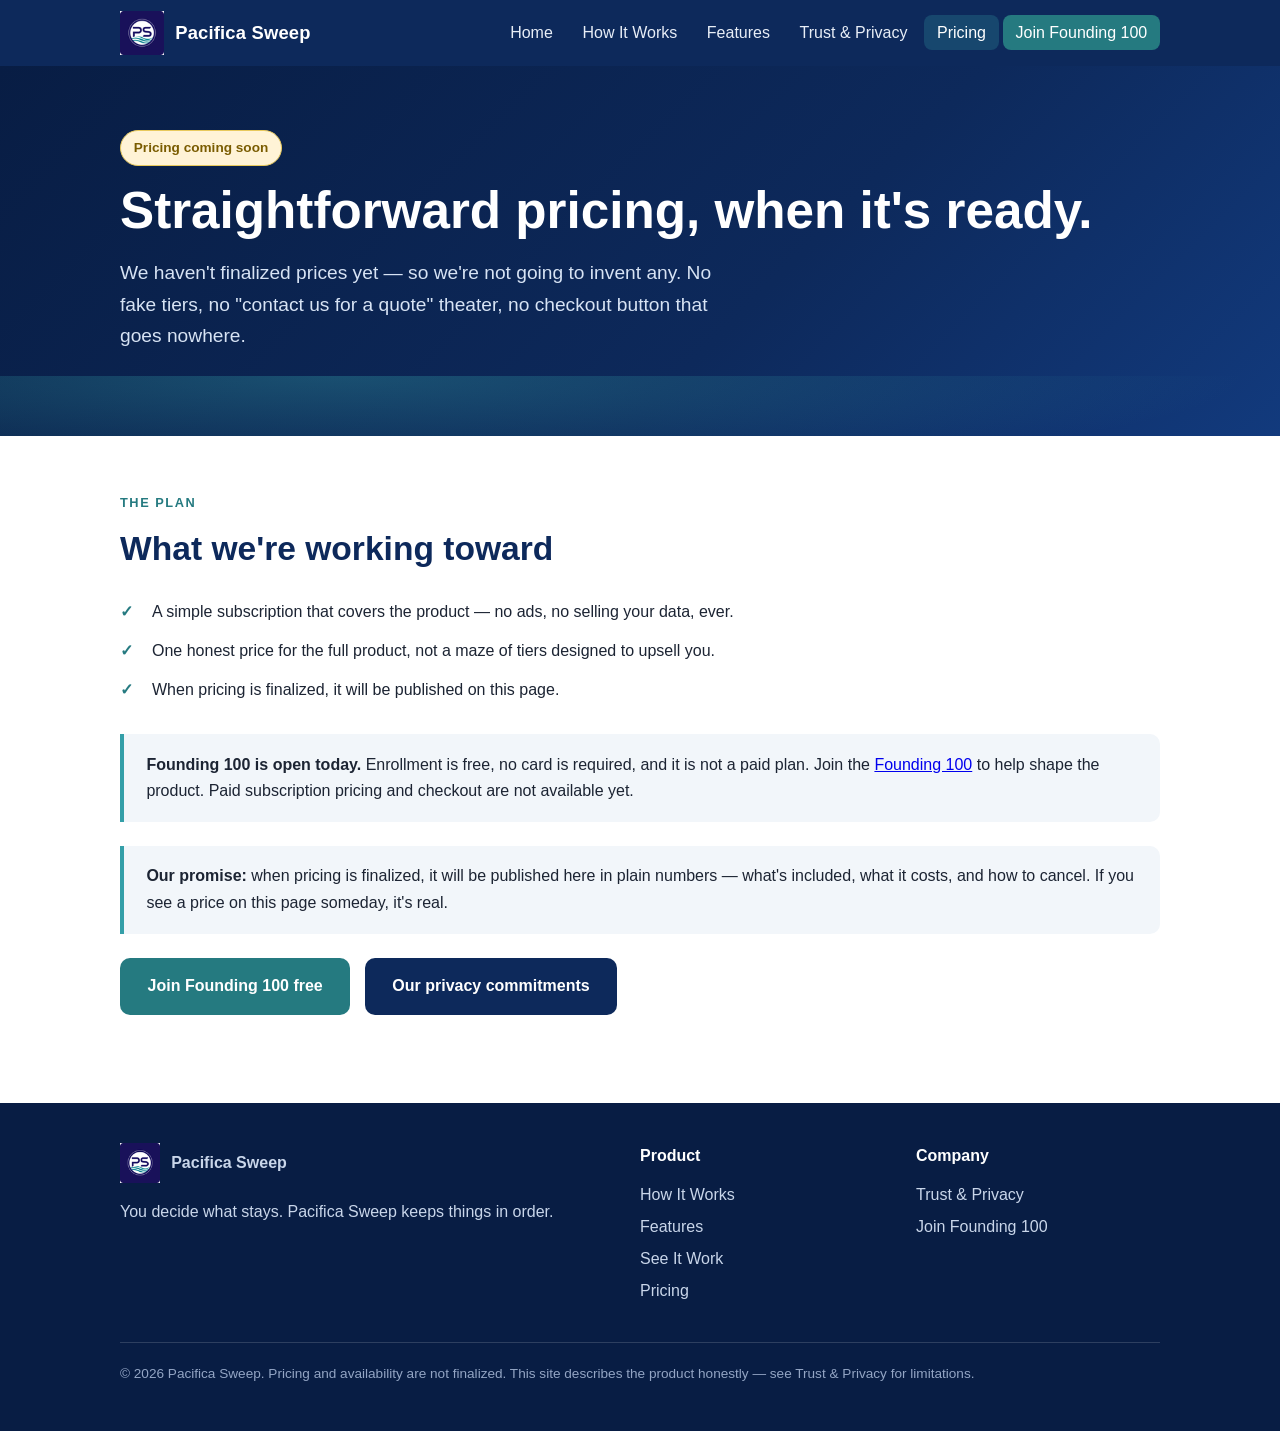
<file: site/pricing.html>
<!DOCTYPE html>
<html lang="en">
<head>
<meta charset="utf-8">
<meta name="viewport" content="width=device-width, initial-scale=1">
<title>Pricing — Pacifica Sweep</title>
<meta name="description" content="Pacifica Sweep pricing is not finalized yet. No invented prices, no checkout, no trials here — just the honest plan.">
<meta property="og:title" content="Pricing — Pacifica Sweep">
<meta property="og:description" content="Pricing isn't finalized. No invented prices, no checkout. Here's the honest plan.">
<meta property="og:type" content="website">
<meta property="og:url" content="https://jkerrigan1988-design.github.io/site/pricing">
<meta property="og:image" content="https://jkerrigan1988-design.github.io/site/assets/logo.png">
<meta property="og:image:alt" content="Pacifica Sweep logo">
<link rel="canonical" href="https://jkerrigan1988-design.github.io/site/pricing">
<meta name="twitter:card" content="summary">
<link rel="icon" type="image/png" href="/site/assets/icon-64.png">
<link rel="apple-touch-icon" href="/site/assets/icon-180.png">
<link rel="stylesheet" href="/site/styles.css">
</head>
<body>
<a class="skip-link" href="#main">Skip to content</a>

<header class="site-header">
  <div class="header-inner">
    <a class="brand" href="/site" aria-label="Pacifica Sweep home">
      <img src="/site/assets/icon-64.png" alt="" width="44" height="44">
      <span class="brand-name">Pacifica Sweep</span>
    </a>
    <button class="nav-toggle" data-nav-toggle aria-expanded="false" aria-controls="site-nav">Menu</button>
    <nav class="site-nav" data-site-nav id="site-nav" aria-label="Primary">
      <ul>
        <li><a href="/site">Home</a></li>
        <li><a href="/site/how-it-works">How It Works</a></li>
        <li><a href="/site/features">Features</a></li>
        <li><a href="/site/trust-privacy">Trust &amp; Privacy</a></li>
        <li><a href="/site/pricing" aria-current="page">Pricing</a></li>
        <li><a href="/site/founding-100" class="nav-cta">Join Founding 100</a></li>
      </ul>
    </nav>
  </div>
</header>

<main id="main">
  <section class="hero">
    <div class="wrap">
      <span class="coming-soon">Pricing coming soon</span>
      <h1>Straightforward pricing, when it's ready.</h1>
      <p class="lede">We haven't finalized prices yet — so we're not going to invent any. No fake tiers, no "contact us for a quote" theater, no checkout button that goes nowhere.</p>
    </div>
  </section>

  <section class="section">
    <div class="wrap">
      <p class="kicker">The plan</p>
      <h2>What we're working toward</h2>
      <ul class="check-list">
        <li>A simple subscription that covers the product — no ads, no selling your data, ever.</li>
        <li>One honest price for the full product, not a maze of tiers designed to upsell you.</li>
        <li>When pricing is finalized, it will be published on this page.</li>
      </ul>
      <div class="callout" role="note"><p><strong>Founding 100 is open today.</strong> Enrollment is free, no card is required, and it is not a paid plan. Join the <a href="/site/founding-100">Founding 100</a> to help shape the product. Paid subscription pricing and checkout are not available yet.</p></div>
      <div class="callout">
        <p><strong>Our promise:</strong> when pricing is finalized, it will be published here in plain numbers — what's included, what it costs, and how to cancel. If you see a price on this page someday, it's real.</p>
      </div>
      <div class="btn-row" style="margin-top:1.5rem">
        <a class="btn btn-primary" href="/site/founding-100">Join Founding 100 free</a>
        <a class="btn btn-navy" href="/site/trust-privacy">Our privacy commitments</a>
      </div>
    </div>
  </section>
</main>

<footer class="site-footer">
  <div class="wrap">
    <div class="footer-grid">
      <div>
        <div class="footer-brand">
          <img src="/site/assets/icon-64.png" alt="" width="40" height="40">
          <strong>Pacifica Sweep</strong>
        </div>
        <p>You decide what stays. Pacifica Sweep keeps things in order.</p>
      </div>
      <div>
        <h3>Product</h3>
        <ul>
          <li><a href="/site/how-it-works">How It Works</a></li>
          <li><a href="/site/features">Features</a></li>
          <li><a href="/site/demo">See It Work</a></li>
          <li><a href="/site/pricing">Pricing</a></li>
        </ul>
      </div>
      <div>
        <h3>Company</h3>
        <ul>
          <li><a href="/site/trust-privacy">Trust &amp; Privacy</a></li>
          <li><a href="/site/founding-100">Join Founding 100</a></li>
        </ul>
      </div>
    </div>
    <p class="footer-note">© <span data-year>2026</span> Pacifica Sweep. Pricing and availability are not finalized. This site describes the product honestly — see Trust &amp; Privacy for limitations.</p>
  </div>
</footer>
<script src="/site/site.js" defer></script>
</body>
</html>
</file>
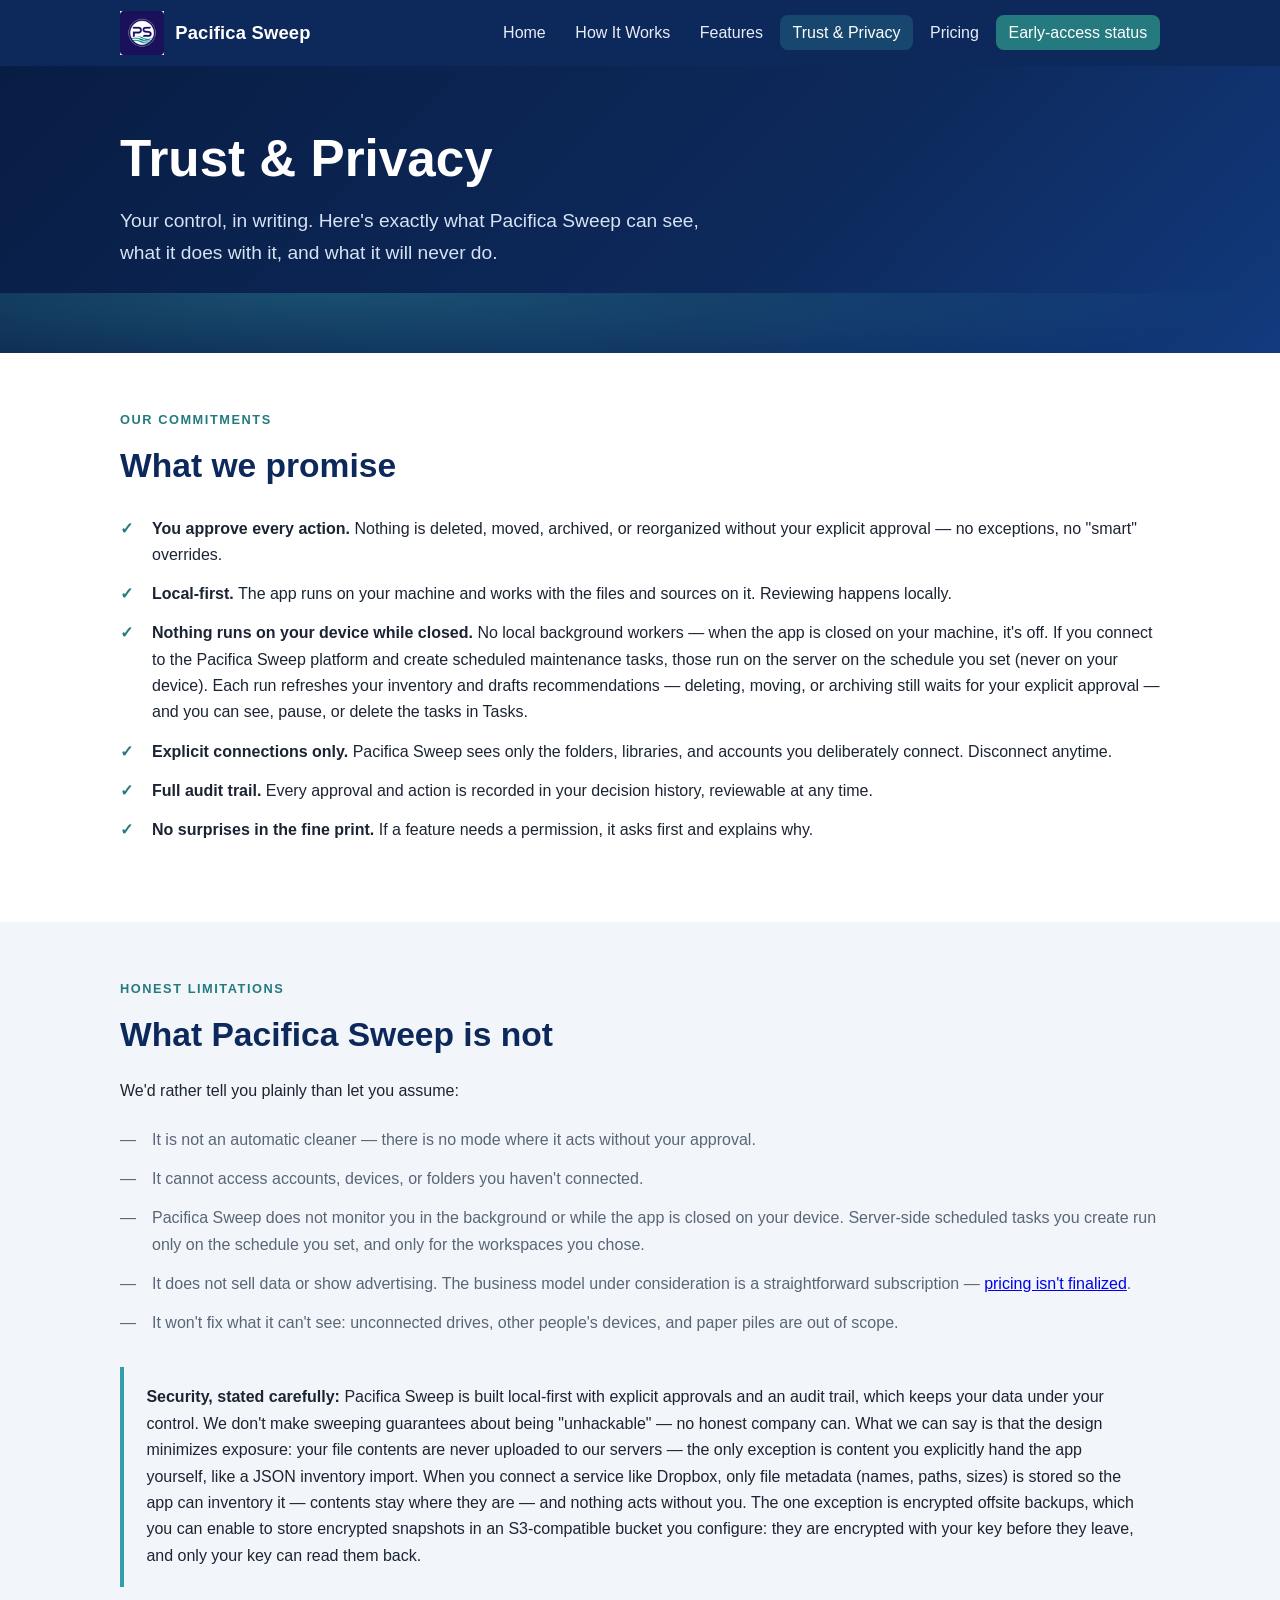
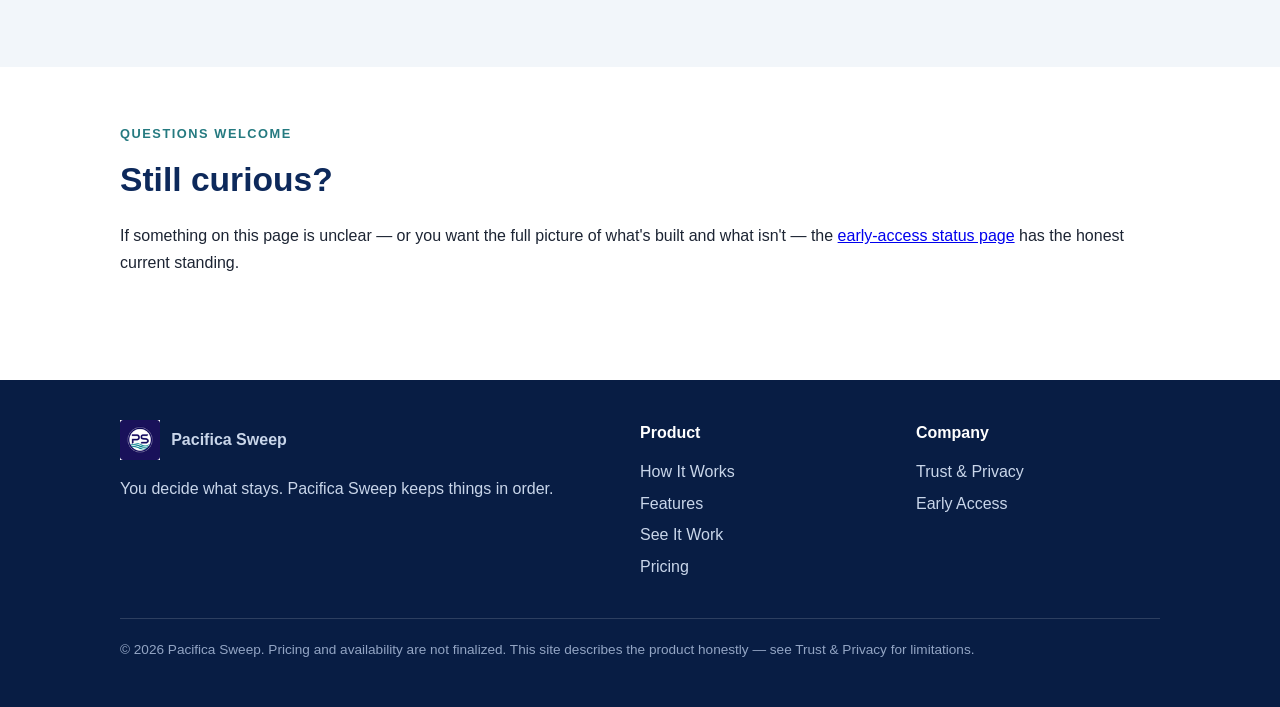
<file: site/trust-privacy.html>
<!DOCTYPE html>
<html lang="en">
<head>
<meta charset="utf-8">
<meta name="viewport" content="width=device-width, initial-scale=1">
<title>Trust &amp; Privacy — Pacifica Sweep</title>
<meta name="description" content="Pacifica Sweep trust and privacy: you approve every action, local-first design, what we can and cannot see, and honest limitations.">
<meta property="og:title" content="Trust & Privacy — Pacifica Sweep">
<meta property="og:description" content="Your control, in writing. What Pacifica Sweep can see, what it does, and what it will never do.">
<meta property="og:type" content="website">
<meta property="og:url" content="https://jkerrigan1988-design.github.io/site/trust-privacy">
<meta property="og:image" content="https://jkerrigan1988-design.github.io/site/assets/logo.png">
<meta property="og:image:alt" content="Pacifica Sweep logo">
<link rel="canonical" href="https://jkerrigan1988-design.github.io/site/trust-privacy">
<meta name="twitter:card" content="summary">
<link rel="icon" type="image/png" href="/site/assets/icon-64.png">
<link rel="apple-touch-icon" href="/site/assets/icon-180.png">
<link rel="stylesheet" href="/site/styles.css">
</head>
<body>
<a class="skip-link" href="#main">Skip to content</a>

<header class="site-header">
  <div class="header-inner">
    <a class="brand" href="/site" aria-label="Pacifica Sweep home">
      <img src="/site/assets/icon-64.png" alt="" width="44" height="44">
      <span class="brand-name">Pacifica Sweep</span>
    </a>
    <button class="nav-toggle" data-nav-toggle aria-expanded="false" aria-controls="site-nav">Menu</button>
    <nav class="site-nav" data-site-nav id="site-nav" aria-label="Primary">
      <ul>
        <li><a href="/site">Home</a></li>
        <li><a href="/site/how-it-works">How It Works</a></li>
        <li><a href="/site/features">Features</a></li>
        <li><a href="/site/trust-privacy" aria-current="page">Trust &amp; Privacy</a></li>
        <li><a href="/site/pricing">Pricing</a></li>
        <li><a href="/site/contact" class="nav-cta">Early-access status</a></li>
      </ul>
    </nav>
  </div>
</header>

<main id="main">
  <section class="hero">
    <div class="wrap">
      <h1>Trust &amp; Privacy</h1>
      <p class="lede">Your control, in writing. Here's exactly what Pacifica Sweep can see, what it does with it, and what it will never do.</p>
    </div>
  </section>

  <section class="section">
    <div class="wrap">
      <p class="kicker">Our commitments</p>
      <h2>What we promise</h2>
      <ul class="check-list">
        <li><strong>You approve every action.</strong> Nothing is deleted, moved, archived, or reorganized without your explicit approval — no exceptions, no "smart" overrides.</li>
        <li><strong>Local-first.</strong> The app runs on your machine and works with the files and sources on it. Reviewing happens locally.</li>
        <li><strong>Nothing runs on your device while closed.</strong> No local background workers — when the app is closed on your machine, it's off. If you connect to the Pacifica Sweep platform and create scheduled maintenance tasks, those run on the server on the schedule you set (never on your device). Each run refreshes your inventory and drafts recommendations — deleting, moving, or archiving still waits for your explicit approval — and you can see, pause, or delete the tasks in Tasks.</li>
        <li><strong>Explicit connections only.</strong> Pacifica Sweep sees only the folders, libraries, and accounts you deliberately connect. Disconnect anytime.</li>
        <li><strong>Full audit trail.</strong> Every approval and action is recorded in your decision history, reviewable at any time.</li>
        <li><strong>No surprises in the fine print.</strong> If a feature needs a permission, it asks first and explains why.</li>
      </ul>
    </div>
  </section>

  <section class="section section-soft">
    <div class="wrap">
      <p class="kicker">Honest limitations</p>
      <h2>What Pacifica Sweep is not</h2>
      <p>We'd rather tell you plainly than let you assume:</p>
      <ul class="x-list">
        <li>It is not an automatic cleaner — there is no mode where it acts without your approval.</li>
        <li>It cannot access accounts, devices, or folders you haven't connected.</li>
        <li>Pacifica Sweep does not monitor you in the background or while the app is closed on your device. Server-side scheduled tasks you create run only on the schedule you set, and only for the workspaces you chose.</li>
        <li>It does not sell data or show advertising. The business model under consideration is a straightforward subscription — <a href="/site/pricing">pricing isn't finalized</a>.</li>
        <li>It won't fix what it can't see: unconnected drives, other people's devices, and paper piles are out of scope.</li>
      </ul>
      <div class="callout">
        <p><strong>Security, stated carefully:</strong> Pacifica Sweep is built local-first with explicit approvals and an audit trail, which keeps your data under your control. We don't make sweeping guarantees about being "unhackable" — no honest company can. What we can say is that the design minimizes exposure: your file contents are never uploaded to our servers — the only exception is content you explicitly hand the app yourself, like a JSON inventory import. When you connect a service like Dropbox, only file metadata (names, paths, sizes) is stored so the app can inventory it — contents stay where they are — and nothing acts without you. The one exception is encrypted offsite backups, which you can enable to store encrypted snapshots in an S3-compatible bucket you configure: they are encrypted with your key before they leave, and only your key can read them back.</p>
      </div>
    </div>
  </section>

  <section class="section">
    <div class="wrap">
      <p class="kicker">Questions welcome</p>
      <h2>Still curious?</h2>
      <p>If something on this page is unclear — or you want the full picture of what's built and what isn't — the <a href="/site/contact">early-access status page</a> has the honest current standing.</p>
    </div>
  </section>
</main>

<footer class="site-footer">
  <div class="wrap">
    <div class="footer-grid">
      <div>
        <div class="footer-brand">
          <img src="/site/assets/icon-64.png" alt="" width="40" height="40">
          <strong>Pacifica Sweep</strong>
        </div>
        <p>You decide what stays. Pacifica Sweep keeps things in order.</p>
      </div>
      <div>
        <h3>Product</h3>
        <ul>
          <li><a href="/site/how-it-works">How It Works</a></li>
          <li><a href="/site/features">Features</a></li>
          <li><a href="/site/demo">See It Work</a></li>
          <li><a href="/site/pricing">Pricing</a></li>
        </ul>
      </div>
      <div>
        <h3>Company</h3>
        <ul>
          <li><a href="/site/trust-privacy">Trust &amp; Privacy</a></li>
          <li><a href="/site/contact">Early Access</a></li>
        </ul>
      </div>
    </div>
    <p class="footer-note">© <span data-year>2026</span> Pacifica Sweep. Pricing and availability are not finalized. This site describes the product honestly — see Trust &amp; Privacy for limitations.</p>
  </div>
</footer>
<script src="/site/site.js" defer></script>
</body>
</html>
</file>
<file: site/styles.css>
/* Pacifica Sweep marketing site — navy #0D295B, teal #349FA8 */
:root {
  --navy: #0d295b;
  --navy-deep: #081d44;
  --teal: #349fa8;
  --teal-dark: #257a80;
  --ink: #1c2433;
  --muted: #5a6577;
  --line: #dfe6ef;
  --bg: #ffffff;
  --bg-soft: #f2f6fa;
  --radius: 14px;
  --max: 1080px;
  --font: -apple-system, BlinkMacSystemFont, "Segoe UI", Roboto, Helvetica, Arial, sans-serif;
}

* { box-sizing: border-box; }
html { scroll-behavior: smooth; }
@media (prefers-reduced-motion: reduce) {
  html { scroll-behavior: auto; }
  *, *::before, *::after { animation: none !important; transition: none !important; }
}

body {
  margin: 0;
  font-family: var(--font);
  color: var(--ink);
  background: var(--bg);
  line-height: 1.65;
  -webkit-text-size-adjust: 100%;
}

.skip-link {
  position: absolute;
  left: -9999px;
  top: 0;
  background: var(--navy);
  color: #fff;
  padding: .75rem 1.25rem;
  z-index: 100;
  border-radius: 0 0 8px 0;
}
.skip-link:focus { left: 0; }

.wrap { max-width: var(--max); margin: 0 auto; padding: 0 1.25rem; }

/* Header */
.site-header {
  background: var(--navy);
  color: #fff;
  position: sticky;
  top: 0;
  z-index: 50;
}
.header-inner {
  display: flex;
  align-items: center;
  justify-content: space-between;
  gap: 1rem;
  padding: .7rem 1.25rem;
  max-width: var(--max);
  margin: 0 auto;
}
.brand { display: flex; align-items: center; gap: .7rem; text-decoration: none; color: #fff; }
.brand:focus-visible { outline: 3px solid var(--teal); outline-offset: 2px; }
.brand img { height: 44px; width: auto; display: block; }
.brand-name { font-weight: 700; font-size: 1.15rem; letter-spacing: .01em; }

.nav-toggle {
  display: none;
  background: transparent;
  border: 2px solid rgba(255,255,255,.5);
  color: #fff;
  border-radius: 8px;
  padding: .45rem .7rem;
  font-size: 1rem;
  cursor: pointer;
}
.nav-toggle:focus-visible { outline: 3px solid var(--teal); outline-offset: 2px; }

.site-nav ul {
  list-style: none;
  margin: 0;
  padding: 0;
  display: flex;
  gap: .25rem;
  align-items: center;
}
.site-nav a {
  color: #e8eef7;
  text-decoration: none;
  padding: .55rem .8rem;
  border-radius: 8px;
  font-weight: 500;
  white-space: nowrap;
}
.site-nav a:hover { background: rgba(255,255,255,.12); color: #fff; }
.site-nav a:focus-visible { outline: 3px solid var(--teal); outline-offset: 2px; }
.site-nav a[aria-current="page"] { background: rgba(52,159,168,.25); color: #fff; }
.nav-cta {
  background: var(--teal-dark);
  color: #fff !important;
  font-weight: 700;
}
.nav-cta:hover { background: var(--teal-dark) !important; filter: brightness(1.12); }

/* Hero */
.hero {
  background: linear-gradient(135deg, var(--navy-deep) 0%, var(--navy) 60%, #123a7d 100%);
  color: #fff;
  padding: 4rem 0 3.5rem;
  position: relative;
  overflow: hidden;
}
.hero::after {
  content: "";
  position: absolute;
  inset: auto -10% -60px -10%;
  height: 120px;
  background: radial-gradient(ellipse at 30% 0%, rgba(52,159,168,.35), transparent 60%);
  pointer-events: none;
}
.hero h1 { font-size: clamp(2rem, 5vw, 3.2rem); line-height: 1.15; margin: 0 0 1rem; }
.hero .lede { font-size: 1.2rem; color: #d7e3f4; max-width: 38rem; margin: 0 0 1.75rem; }
.hero-logo { height: 84px; width: auto; margin-bottom: 1.25rem; }

.btn-row { display: flex; gap: .9rem; flex-wrap: wrap; }
.btn {
  display: inline-block;
  padding: .85rem 1.6rem;
  border-radius: 10px;
  font-weight: 700;
  text-decoration: none;
  border: 2px solid transparent;
  cursor: pointer;
  font-size: 1rem;
}
.btn:focus-visible { outline: 3px solid var(--teal); outline-offset: 3px; }
.btn-primary { background: var(--teal-dark); color: #fff; }
.btn-primary:hover { filter: brightness(1.12); }
.btn-ghost { border-color: rgba(255,255,255,.6); color: #fff; }
.btn-ghost:hover { background: rgba(255,255,255,.12); }
/* Light-section counterpart to .btn-ghost (which is dark-section only:
   white text on a light background fails contrast — axe 2026-10-21). */
.btn-outline { border-color: var(--navy); color: var(--navy); }
.btn-outline:hover { background: rgba(13,41,91,.07); }
.btn-navy { background: var(--navy); color: #fff; }
.btn-navy:hover { background: var(--navy-deep); }

/* Sections */
.section { padding: 3.5rem 0; }
.section-soft { background: var(--bg-soft); }
.section h2 { color: var(--navy); font-size: clamp(1.5rem, 3vw, 2.1rem); margin: 0 0 1rem; }
.section .kicker {
  text-transform: uppercase;
  letter-spacing: .12em;
  font-size: .8rem;
  font-weight: 700;
  color: var(--teal-dark);
  margin: 0 0 .5rem;
}

.grid-3 { display: grid; grid-template-columns: repeat(3, 1fr); gap: 1.25rem; margin-top: 1.75rem; }
.grid-2 { display: grid; grid-template-columns: repeat(2, 1fr); gap: 1.25rem; margin-top: 1.75rem; }
.card {
  background: #fff;
  border: 1px solid var(--line);
  border-radius: var(--radius);
  padding: 1.5rem;
}
.card h2, .card h3 { color: var(--navy); margin: 0 0 .5rem; font-size: 1.15rem; }
.card p { margin: 0; color: var(--muted); }
.card .step-num {
  display: inline-flex;
  align-items: center;
  justify-content: center;
  width: 2.2rem; height: 2.2rem;
  border-radius: 50%;
  background: var(--teal-dark);
  color: #fff;
  font-weight: 700;
  margin-bottom: .75rem;
}
/* Demo walkthrough reuses the badge inside disclosure summaries. */
.faq summary .step-num {
  display: inline-flex;
  align-items: center;
  justify-content: center;
  width: 2.2rem; height: 2.2rem;
  border-radius: 50%;
  background: var(--teal-dark);
  color: #fff;
  font-weight: 700;
  margin-right: .5rem;
  vertical-align: middle;
}

/* Demo page: synthetic-example callout + finding list (honest example walkthrough). */
.example-notice {
  border: 1px solid var(--line);
  border-left: 4px solid var(--teal-dark);
  border-radius: 10px;
  background: var(--bg-soft);
  padding: 1rem 1.25rem;
  margin-bottom: 1.5rem;
}
.example-notice p { margin: 0; color: var(--ink); }
.finding-list { list-style: none; padding: 0; margin: 1rem 0 0; }
.finding-list li {
  border: 1px solid var(--line);
  border-radius: 10px;
  padding: .9rem 1.1rem;
  margin-bottom: .6rem;
  background: #fff;
  color: var(--muted);
}
.finding-list li strong { color: var(--navy); }

.check-list { list-style: none; padding: 0; margin: 1rem 0; }
.check-list li { padding: .4rem 0 .4rem 2rem; position: relative; }
.check-list li::before {
  content: "✓";
  position: absolute; left: 0;
  color: var(--teal-dark);
  font-weight: 700;
}
.x-list { list-style: none; padding: 0; margin: 1rem 0; }
.x-list li { padding: .4rem 0 .4rem 2rem; position: relative; color: var(--muted); }
.x-list li::before {
  content: "—";
  position: absolute; left: 0;
  color: var(--muted);
}

.callout {
  border-left: 4px solid var(--teal);
  background: var(--bg-soft);
  padding: 1.1rem 1.4rem;
  border-radius: 0 10px 10px 0;
  margin: 1.5rem 0;
}
.callout p { margin: 0; }

.coming-soon {
  display: inline-block;
  background: #fff3d6;
  border: 1px solid #e8c95c;
  color: #7a5c00;
  font-weight: 700;
  font-size: .85rem;
  padding: .35rem .8rem;
  border-radius: 999px;
  margin-bottom: 1rem;
}

.faq details {
  border: 1px solid var(--line);
  border-radius: 10px;
  padding: 1rem 1.25rem;
  margin-bottom: .75rem;
  background: #fff;
}
.faq summary { font-weight: 700; color: var(--navy); cursor: pointer; }
.faq summary:focus-visible { outline: 3px solid var(--teal); outline-offset: 2px; }
.faq p { color: var(--muted); margin: .75rem 0 0; }

/* Footer */
.site-footer {
  background: var(--navy-deep);
  color: #c9d6ea;
  padding: 2.5rem 0 2rem;
  margin-top: 2rem;
}
.footer-grid {
  display: grid;
  grid-template-columns: 2fr 1fr 1fr;
  gap: 2rem;
}
.site-footer h3 { color: #fff; font-size: 1rem; margin: 0 0 .75rem; }
.site-footer ul { list-style: none; margin: 0; padding: 0; }
.site-footer li { margin: .35rem 0; }
.site-footer a { color: #c9d6ea; text-decoration: none; }
.site-footer a:hover { color: #fff; text-decoration: underline; }
.site-footer a:focus-visible { outline: 3px solid var(--teal); outline-offset: 2px; }
.footer-brand { display: flex; align-items: center; gap: .7rem; margin-bottom: .75rem; }
.footer-brand img { height: 40px; width: auto; }
.footer-note {
  border-top: 1px solid rgba(255,255,255,.15);
  margin-top: 2rem;
  padding-top: 1.25rem;
  font-size: .85rem;
  color: #93a5c4;
}

/* Responsive */
@media (max-width: 960px) {
  /* Tablet band: below ~960px the brand + nowrap nav row (~900px of
     content) no longer fits a single non-wrapping flex row. Wrap the
     header so the nav drops to its own row instead of overflowing
     horizontally, and let the nav list itself wrap so the row stays
     inside narrow tablet viewports. The 720px block below takes over
     with the collapsible toggle nav; these rules do not conflict. */
  .header-inner { flex-wrap: wrap; }
  .site-nav ul { flex-wrap: wrap; row-gap: .25rem; }
}
@media (max-width: 860px) {
  .grid-3, .grid-2 { grid-template-columns: 1fr; }
  .footer-grid { grid-template-columns: 1fr; }
}
@media (max-width: 720px) {
  /* Progressive enhancement: the toggle + hidden nav only apply when JS is
     available (site.js adds .js to <html>). Without JS the toggle stays
     hidden and the nav renders as a visible stacked list — navigation must
     never depend on JavaScript. */
  .js .nav-toggle { display: block; }
  .js .site-nav { display: none; width: 100%; }
  .js .site-nav.open { display: block; }
  .header-inner { flex-wrap: wrap; }
  .site-nav ul { flex-direction: column; align-items: stretch; padding: .5rem 0 1rem; }
  .site-nav a { display: block; padding: .8rem .5rem; }
  .hero { padding: 2.75rem 0 2.5rem; }
  .section { padding: 2.5rem 0; }
}
</file>
